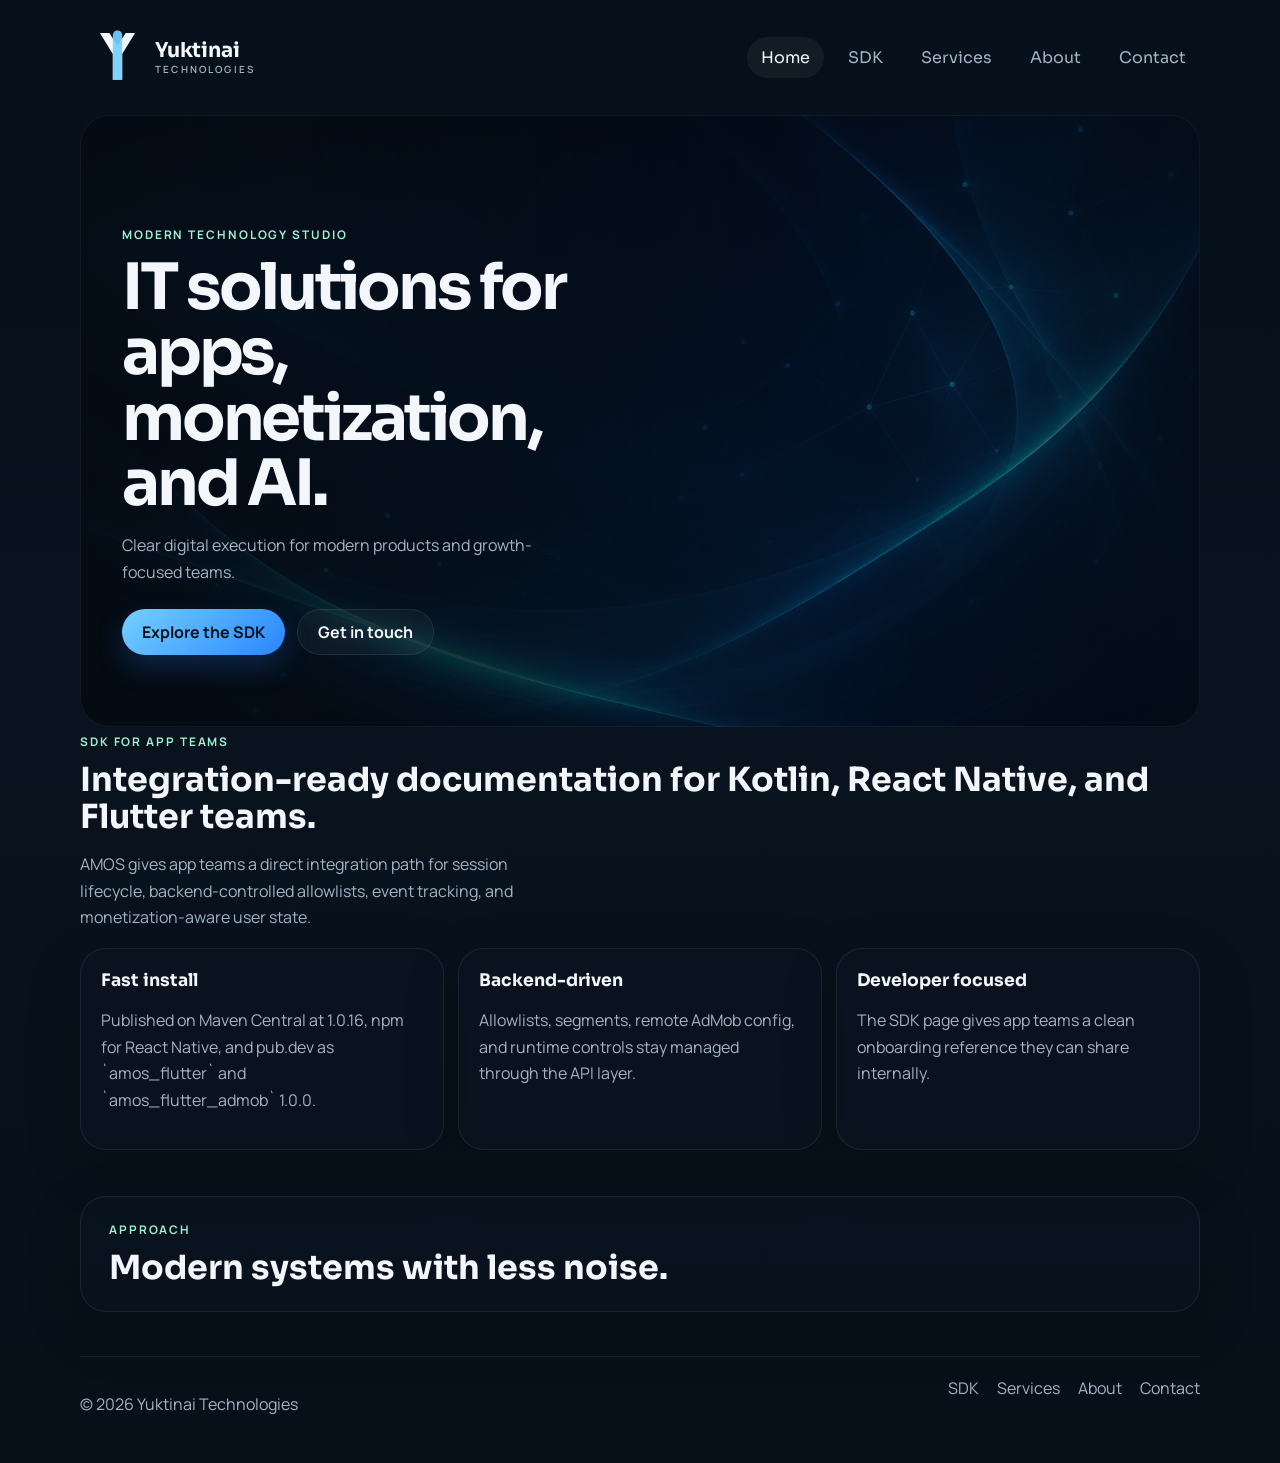
<file: index.html>
<!DOCTYPE html>
<html lang="en">
  <head>
    <meta charset="UTF-8" />
    <meta name="viewport" content="width=device-width, initial-scale=1.0" />
    <title>Yuktinai Technologies</title>
    <meta
      name="description"
      content="Yuktinai Technologies builds modern IT products across apps, monetization, and AI."
    />
    <link rel="preconnect" href="https://fonts.googleapis.com" />
    <link rel="preconnect" href="https://fonts.gstatic.com" crossorigin />
    <link
      href="https://fonts.googleapis.com/css2?family=Manrope:wght@400;500;600;700;800&family=Sora:wght@500;600;700&display=swap"
      rel="stylesheet"
    />
    <link rel="icon" type="image/svg+xml" href="assets/images/logo-mark.svg" />
    <link rel="stylesheet" href="assets/css/styles.css" />
  </head>
  <body>
    <div class="page-noise"></div>
    <div class="site-shell">
      <header class="site-header">
        <a class="brand" href="index.html" aria-label="Yuktinai Technologies home">
          <img src="assets/images/logo-mark.svg" alt="" width="46" height="46" />
          <span>
            <strong>Yuktinai</strong>
            <small>Technologies</small>
          </span>
        </a>
        <button class="nav-toggle" type="button" aria-expanded="false" aria-controls="site-nav">
          Menu
        </button>
        <nav id="site-nav" class="site-nav">
          <a class="active" href="index.html">Home</a>
          <a href="sdk.html">SDK</a>
          <a href="services.html">Services</a>
          <a href="about.html">About</a>
          <a href="contact.html">Contact</a>
        </nav>
      </header>

      <main>
        <section class="hero hero-minimal hero-single">
          <div class="hero-copy">
            <p class="eyebrow">Modern technology studio</p>
            <h1>IT solutions for apps, monetization, and AI.</h1>
            <p class="hero-text">
              Clear digital execution for modern products and growth-focused teams.
            </p>
            <div class="hero-actions">
              <a class="button button-primary" href="sdk.html">Explore the SDK</a>
              <a class="button button-secondary" href="contact.html">Get in touch</a>
            </div>
          </div>
        </section>

        <section class="section compact-section">
          <div class="section-intro">
            <p class="eyebrow">SDK for app teams</p>
            <h2>Integration-ready documentation for Kotlin, React Native, and Flutter teams.</h2>
            <p class="hero-text section-copy">
              AMOS gives app teams a direct integration path for session lifecycle, backend-controlled allowlists, event tracking, and monetization-aware user state.
            </p>
          </div>
          <div class="service-tiles">
            <article class="tile">
              <h3>Fast install</h3>
              <p>Published on Maven Central at 1.0.16, npm for React Native, and pub.dev as `amos_flutter` and `amos_flutter_admob` 1.0.0.</p>
            </article>
            <article class="tile">
              <h3>Backend-driven</h3>
              <p>Allowlists, segments, remote AdMob config, and runtime controls stay managed through the API layer.</p>
            </article>
            <article class="tile">
              <h3>Developer focused</h3>
              <p>The SDK page gives app teams a clean onboarding reference they can share internally.</p>
            </article>
          </div>
        </section>

        <section class="section statement-band">
          <div class="statement-card">
            <p class="eyebrow">Approach</p>
            <h2>Modern systems with less noise.</h2>
          </div>
        </section>
      </main>

      <footer class="site-footer">
        <p>&copy; <span id="year"></span> Yuktinai Technologies</p>
        <div>
          <a href="sdk.html">SDK</a>
          <a href="services.html">Services</a>
          <a href="about.html">About</a>
          <a href="contact.html">Contact</a>
        </div>
      </footer>
    </div>

    <script src="assets/js/main.js"></script>
  </body>
</html>
</file>
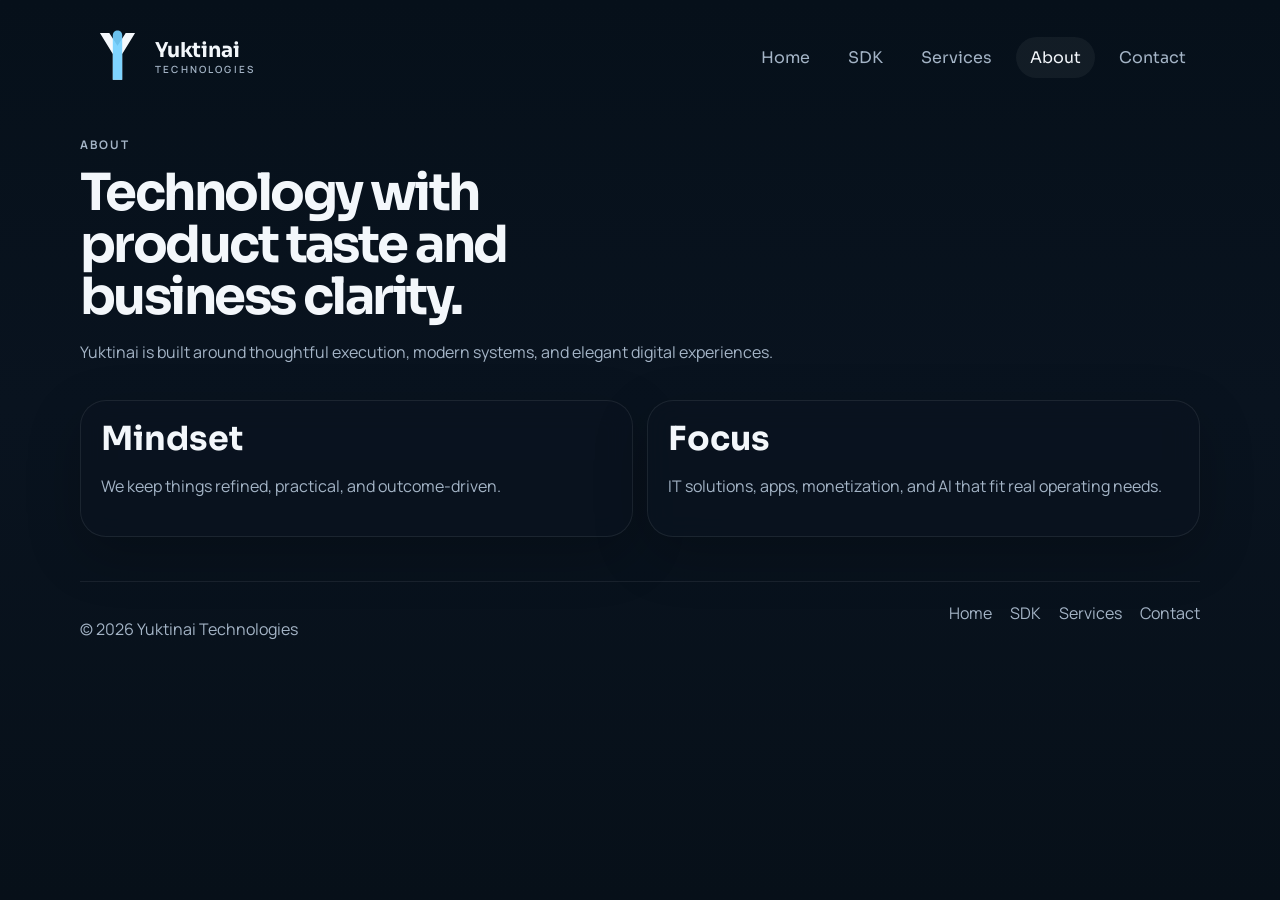
<file: about.html>
<!DOCTYPE html>
<html lang="en">
  <head>
    <meta charset="UTF-8" />
    <meta name="viewport" content="width=device-width, initial-scale=1.0" />
    <title>About | Yuktinai Technologies</title>
    <meta
      name="description"
      content="About Yuktinai Technologies, a modern technology company focused on products, revenue, and AI."
    />
    <link rel="preconnect" href="https://fonts.googleapis.com" />
    <link rel="preconnect" href="https://fonts.gstatic.com" crossorigin />
    <link
      href="https://fonts.googleapis.com/css2?family=Manrope:wght@400;500;600;700;800&family=Sora:wght@500;600;700&display=swap"
      rel="stylesheet"
    />
    <link rel="icon" type="image/svg+xml" href="assets/images/logo-mark.svg" />
    <link rel="stylesheet" href="assets/css/styles.css" />
  </head>
  <body>
    <div class="page-noise"></div>
    <div class="site-shell">
      <header class="site-header">
        <a class="brand" href="index.html" aria-label="Yuktinai Technologies home">
          <img src="assets/images/logo-mark.svg" alt="" width="46" height="46" />
          <span>
            <strong>Yuktinai</strong>
            <small>Technologies</small>
          </span>
        </a>
        <button class="nav-toggle" type="button" aria-expanded="false" aria-controls="site-nav">
          Menu
        </button>
        <nav id="site-nav" class="site-nav">
          <a href="index.html">Home</a>
          <a href="sdk.html">SDK</a>
          <a href="services.html">Services</a>
          <a class="active" href="about.html">About</a>
          <a href="contact.html">Contact</a>
        </nav>
      </header>

      <main class="page-main">
        <section class="page-hero narrow">
          <p class="eyebrow">About</p>
          <h1>Technology with product taste and business clarity.</h1>
          <p>Yuktinai is built around thoughtful execution, modern systems, and elegant digital experiences.</p>
        </section>

        <section class="split-feature">
          <article class="feature-panel">
            <h2>Mindset</h2>
            <p>We keep things refined, practical, and outcome-driven.</p>
          </article>
          <article class="feature-panel">
            <h2>Focus</h2>
            <p>IT solutions, apps, monetization, and AI that fit real operating needs.</p>
          </article>
        </section>
      </main>

      <footer class="site-footer">
        <p>&copy; <span id="year"></span> Yuktinai Technologies</p>
        <div>
          <a href="index.html">Home</a>
          <a href="sdk.html">SDK</a>
          <a href="services.html">Services</a>
          <a href="contact.html">Contact</a>
        </div>
      </footer>
    </div>

    <script src="assets/js/main.js"></script>
  </body>
</html>
</file>
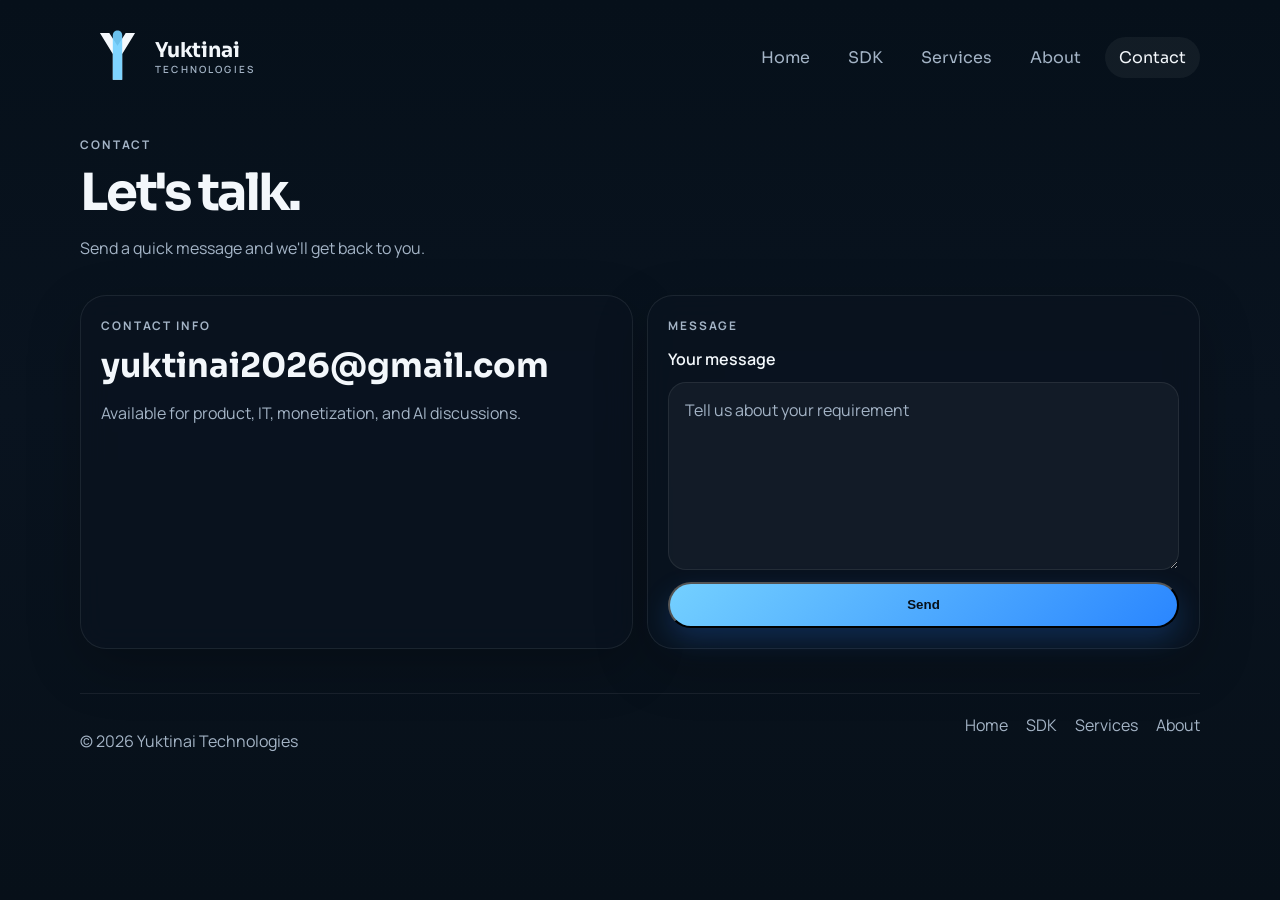
<file: contact.html>
<!DOCTYPE html>
<html lang="en">
  <head>
    <meta charset="UTF-8" />
    <meta name="viewport" content="width=device-width, initial-scale=1.0" />
    <title>Contact | Yuktinai Technologies</title>
    <meta
      name="description"
      content="Contact Yuktinai Technologies for modern IT, app, monetization, and AI work."
    />
    <link rel="preconnect" href="https://fonts.googleapis.com" />
    <link rel="preconnect" href="https://fonts.gstatic.com" crossorigin />
    <link
      href="https://fonts.googleapis.com/css2?family=Manrope:wght@400;500;600;700;800&family=Sora:wght@500;600;700&display=swap"
      rel="stylesheet"
    />
    <link rel="icon" type="image/svg+xml" href="assets/images/logo-mark.svg" />
    <link rel="stylesheet" href="assets/css/styles.css" />
  </head>
  <body>
    <div class="page-noise"></div>
    <div class="site-shell">
      <header class="site-header">
        <a class="brand" href="index.html" aria-label="Yuktinai Technologies home">
          <img src="assets/images/logo-mark.svg" alt="" width="46" height="46" />
          <span>
            <strong>Yuktinai</strong>
            <small>Technologies</small>
          </span>
        </a>
        <button class="nav-toggle" type="button" aria-expanded="false" aria-controls="site-nav">
          Menu
        </button>
        <nav id="site-nav" class="site-nav">
          <a href="index.html">Home</a>
          <a href="sdk.html">SDK</a>
          <a href="services.html">Services</a>
          <a href="about.html">About</a>
          <a class="active" href="contact.html">Contact</a>
        </nav>
      </header>

      <main class="page-main">
        <section class="page-hero narrow">
          <p class="eyebrow">Contact</p>
          <h1>Let's talk.</h1>
          <p>Send a quick message and we'll get back to you.</p>
        </section>

        <section class="contact-layout-simple">
          <article class="contact-card">
            <p class="service-index">Contact Info</p>
            <h2>yuktinai2026@gmail.com</h2>
            <p>Available for product, IT, monetization, and AI discussions.</p>
          </article>

          <article class="contact-card">
            <p class="service-index">Message</p>
            <form class="contact-form-simple" action="mailto:yuktinai2026@gmail.com" method="post" enctype="text/plain">
              <label for="message">Your message</label>
              <textarea id="message" name="message" rows="7" placeholder="Tell us about your requirement"></textarea>
              <button class="button button-primary" type="submit">Send</button>
            </form>
          </article>
        </section>
      </main>

      <footer class="site-footer">
        <p>&copy; <span id="year"></span> Yuktinai Technologies</p>
        <div>
          <a href="index.html">Home</a>
          <a href="sdk.html">SDK</a>
          <a href="services.html">Services</a>
          <a href="about.html">About</a>
        </div>
      </footer>
    </div>

    <script src="assets/js/main.js"></script>
  </body>
</html>
</file>
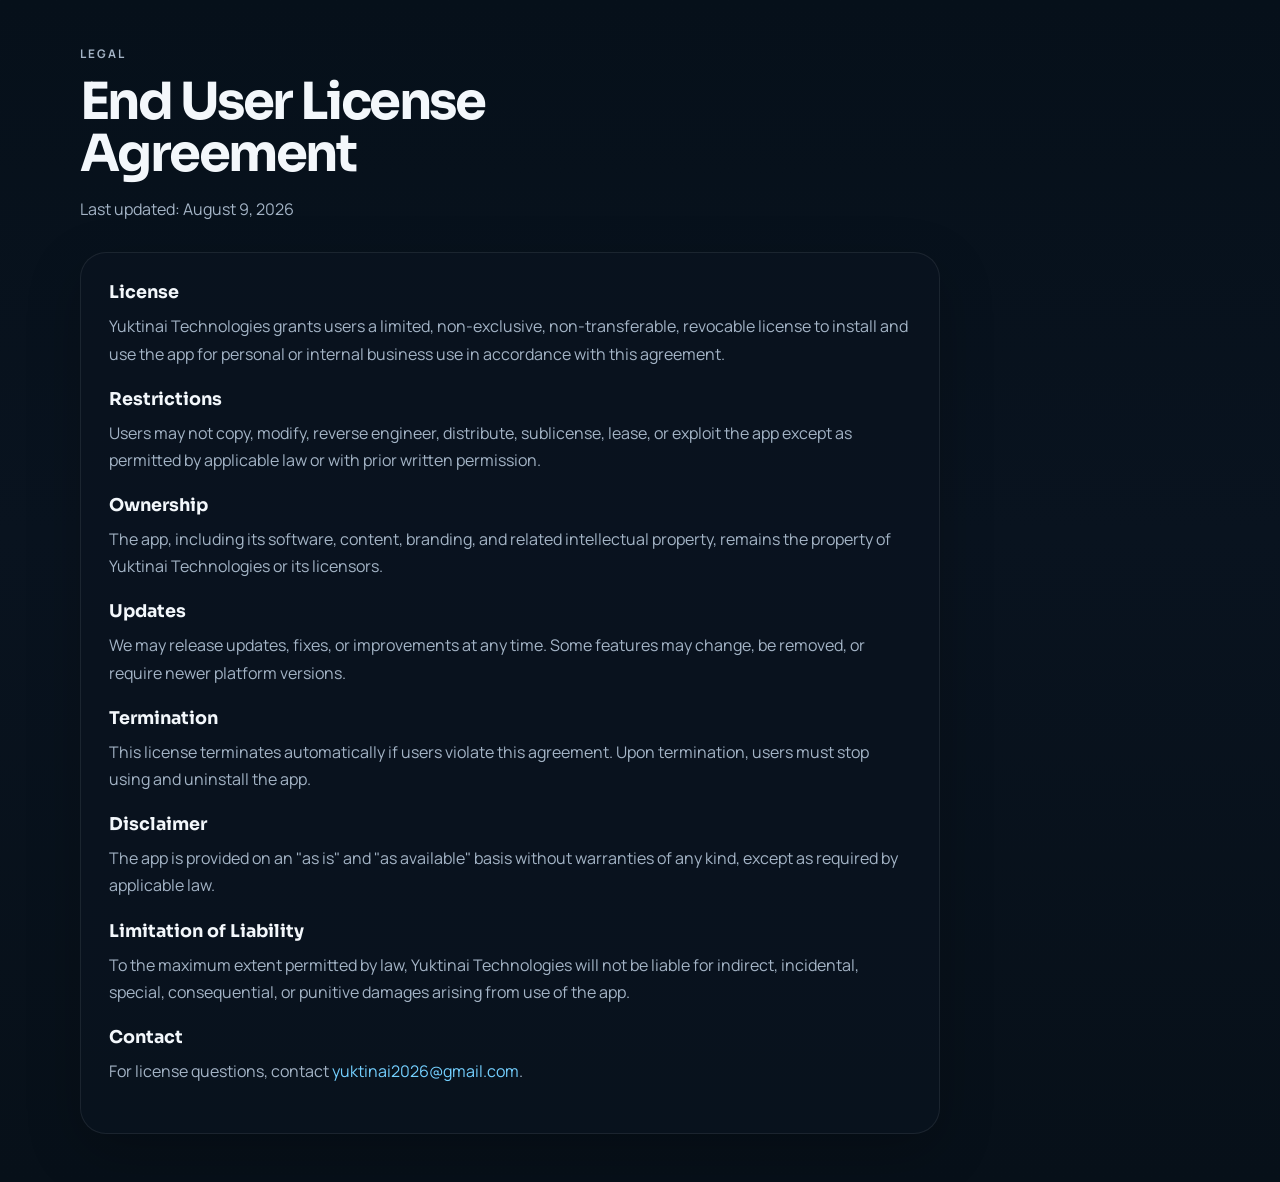
<file: eula.html>
<!DOCTYPE html>
<html lang="en">
  <head>
    <meta charset="UTF-8" />
    <meta name="viewport" content="width=device-width, initial-scale=1.0" />
    <title>EULA | Yuktinai Technologies</title>
    <meta
      name="description"
      content="End User License Agreement for Yuktinai Technologies apps and services."
    />
    <link rel="preconnect" href="https://fonts.googleapis.com" />
    <link rel="preconnect" href="https://fonts.gstatic.com" crossorigin />
    <link
      href="https://fonts.googleapis.com/css2?family=Manrope:wght@400;500;600;700;800&family=Sora:wght@500;600;700&display=swap"
      rel="stylesheet"
    />
    <link rel="icon" type="image/svg+xml" href="assets/images/logo-mark.svg" />
    <link rel="stylesheet" href="assets/css/styles.css" />
  </head>
  <body>
    <div class="page-noise"></div>
    <div class="site-shell">
      <main class="page-main legal-main">
        <section class="page-hero narrow legal-hero">
          <p class="eyebrow">Legal</p>
          <h1>End User License Agreement</h1>
          <p>Last updated: August 9, 2026</p>
        </section>

        <section class="legal-card">
          <h2>License</h2>
          <p>
            Yuktinai Technologies grants users a limited, non-exclusive, non-transferable, revocable license
            to install and use the app for personal or internal business use in accordance with this agreement.
          </p>

          <h2>Restrictions</h2>
          <p>
            Users may not copy, modify, reverse engineer, distribute, sublicense, lease, or exploit the app
            except as permitted by applicable law or with prior written permission.
          </p>

          <h2>Ownership</h2>
          <p>
            The app, including its software, content, branding, and related intellectual property, remains the
            property of Yuktinai Technologies or its licensors.
          </p>

          <h2>Updates</h2>
          <p>
            We may release updates, fixes, or improvements at any time. Some features may change, be removed,
            or require newer platform versions.
          </p>

          <h2>Termination</h2>
          <p>
            This license terminates automatically if users violate this agreement. Upon termination, users must
            stop using and uninstall the app.
          </p>

          <h2>Disclaimer</h2>
          <p>
            The app is provided on an "as is" and "as available" basis without warranties of any kind, except
            as required by applicable law.
          </p>

          <h2>Limitation of Liability</h2>
          <p>
            To the maximum extent permitted by law, Yuktinai Technologies will not be liable for indirect,
            incidental, special, consequential, or punitive damages arising from use of the app.
          </p>

          <h2>Contact</h2>
          <p>
            For license questions, contact <a href="mailto:yuktinai2026@gmail.com">yuktinai2026@gmail.com</a>.
          </p>
        </section>
      </main>
    </div>
  </body>
</html>
</file>
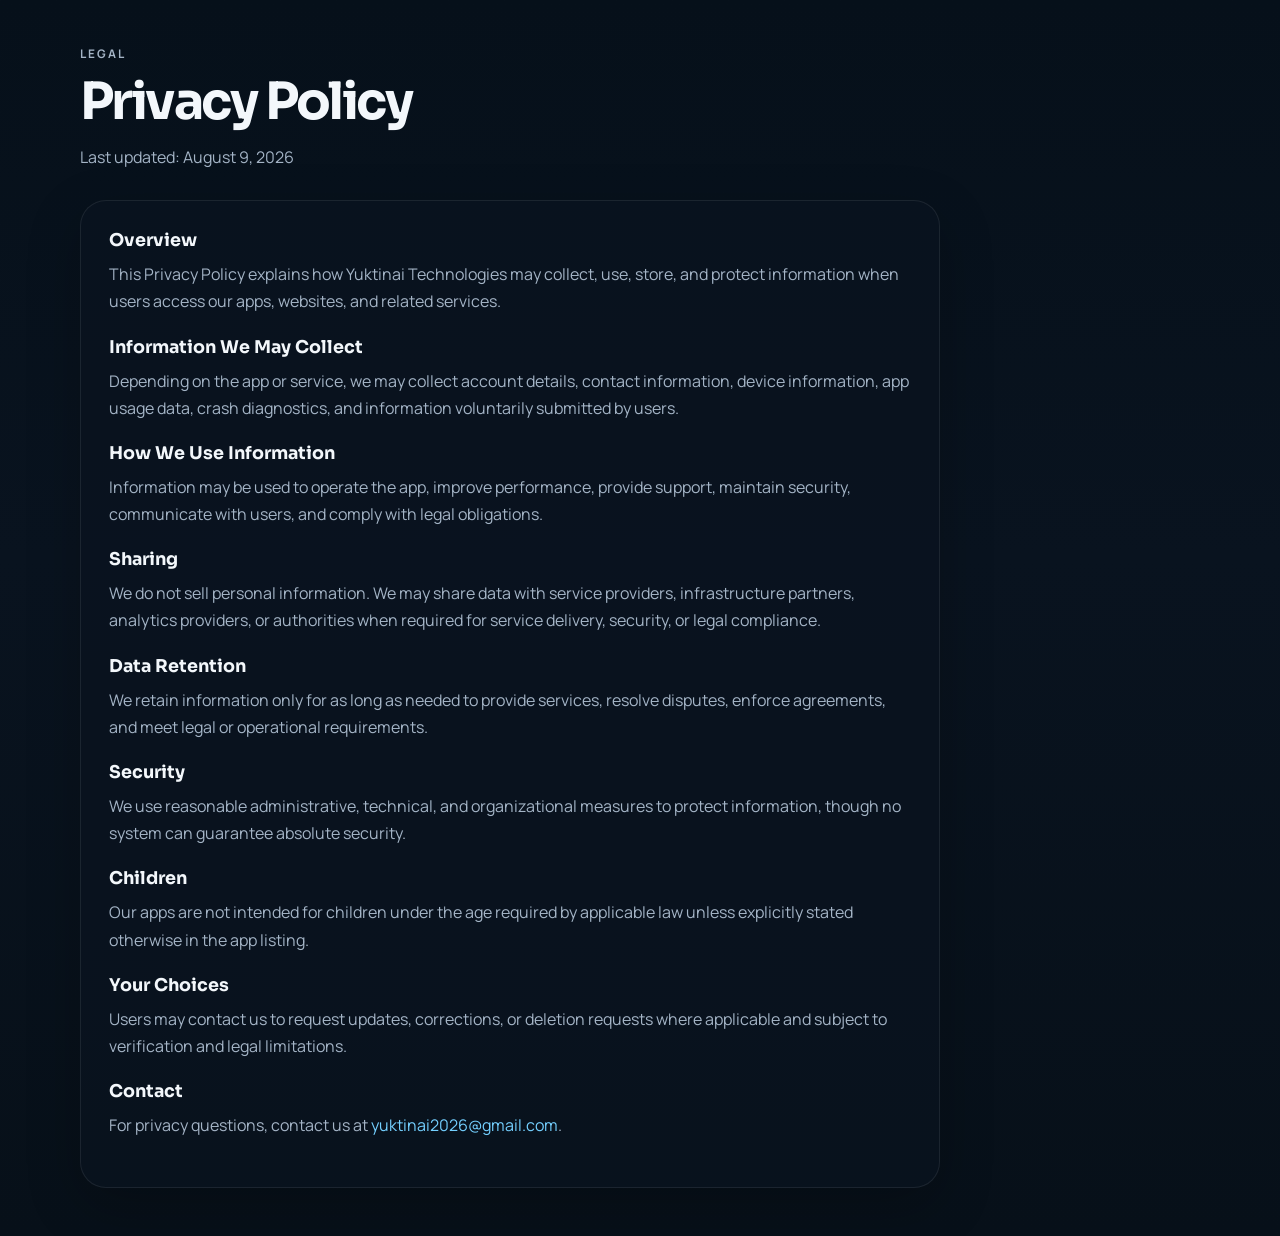
<file: privacy-policy.html>
<!DOCTYPE html>
<html lang="en">
  <head>
    <meta charset="UTF-8" />
    <meta name="viewport" content="width=device-width, initial-scale=1.0" />
    <title>Privacy Policy | Yuktinai Technologies</title>
    <meta
      name="description"
      content="Privacy Policy for Yuktinai Technologies apps and services."
    />
    <link rel="preconnect" href="https://fonts.googleapis.com" />
    <link rel="preconnect" href="https://fonts.gstatic.com" crossorigin />
    <link
      href="https://fonts.googleapis.com/css2?family=Manrope:wght@400;500;600;700;800&family=Sora:wght@500;600;700&display=swap"
      rel="stylesheet"
    />
    <link rel="icon" type="image/svg+xml" href="assets/images/logo-mark.svg" />
    <link rel="stylesheet" href="assets/css/styles.css" />
  </head>
  <body>
    <div class="page-noise"></div>
    <div class="site-shell">
      <main class="page-main legal-main">
        <section class="page-hero narrow legal-hero">
          <p class="eyebrow">Legal</p>
          <h1>Privacy Policy</h1>
          <p>Last updated: August 9, 2026</p>
        </section>

        <section class="legal-card">
          <h2>Overview</h2>
          <p>
            This Privacy Policy explains how Yuktinai Technologies may collect, use, store, and protect
            information when users access our apps, websites, and related services.
          </p>

          <h2>Information We May Collect</h2>
          <p>
            Depending on the app or service, we may collect account details, contact information, device
            information, app usage data, crash diagnostics, and information voluntarily submitted by users.
          </p>

          <h2>How We Use Information</h2>
          <p>
            Information may be used to operate the app, improve performance, provide support, maintain
            security, communicate with users, and comply with legal obligations.
          </p>

          <h2>Sharing</h2>
          <p>
            We do not sell personal information. We may share data with service providers, infrastructure
            partners, analytics providers, or authorities when required for service delivery, security, or
            legal compliance.
          </p>

          <h2>Data Retention</h2>
          <p>
            We retain information only for as long as needed to provide services, resolve disputes, enforce
            agreements, and meet legal or operational requirements.
          </p>

          <h2>Security</h2>
          <p>
            We use reasonable administrative, technical, and organizational measures to protect information,
            though no system can guarantee absolute security.
          </p>

          <h2>Children</h2>
          <p>
            Our apps are not intended for children under the age required by applicable law unless explicitly
            stated otherwise in the app listing.
          </p>

          <h2>Your Choices</h2>
          <p>
            Users may contact us to request updates, corrections, or deletion requests where applicable and
            subject to verification and legal limitations.
          </p>

          <h2>Contact</h2>
          <p>
            For privacy questions, contact us at <a href="mailto:yuktinai2026@gmail.com">yuktinai2026@gmail.com</a>.
          </p>
        </section>
      </main>
    </div>
  </body>
</html>
</file>
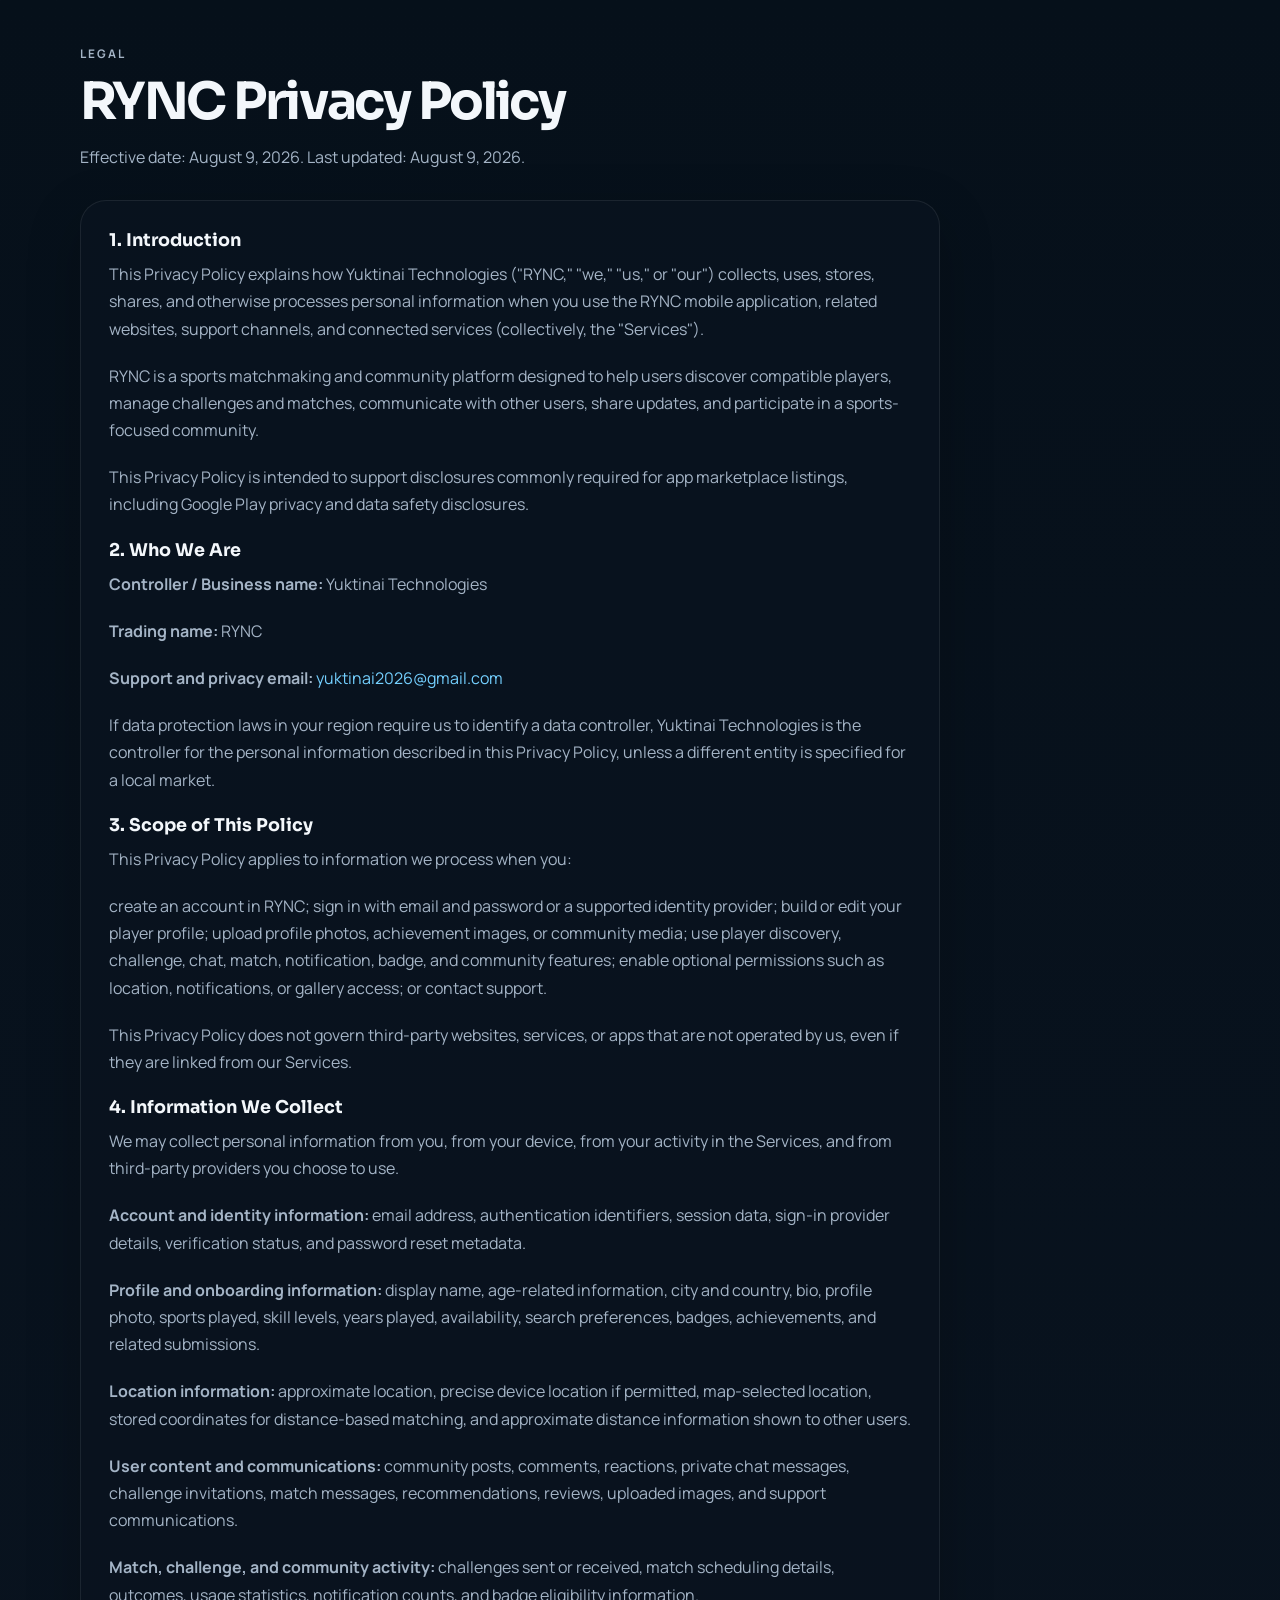
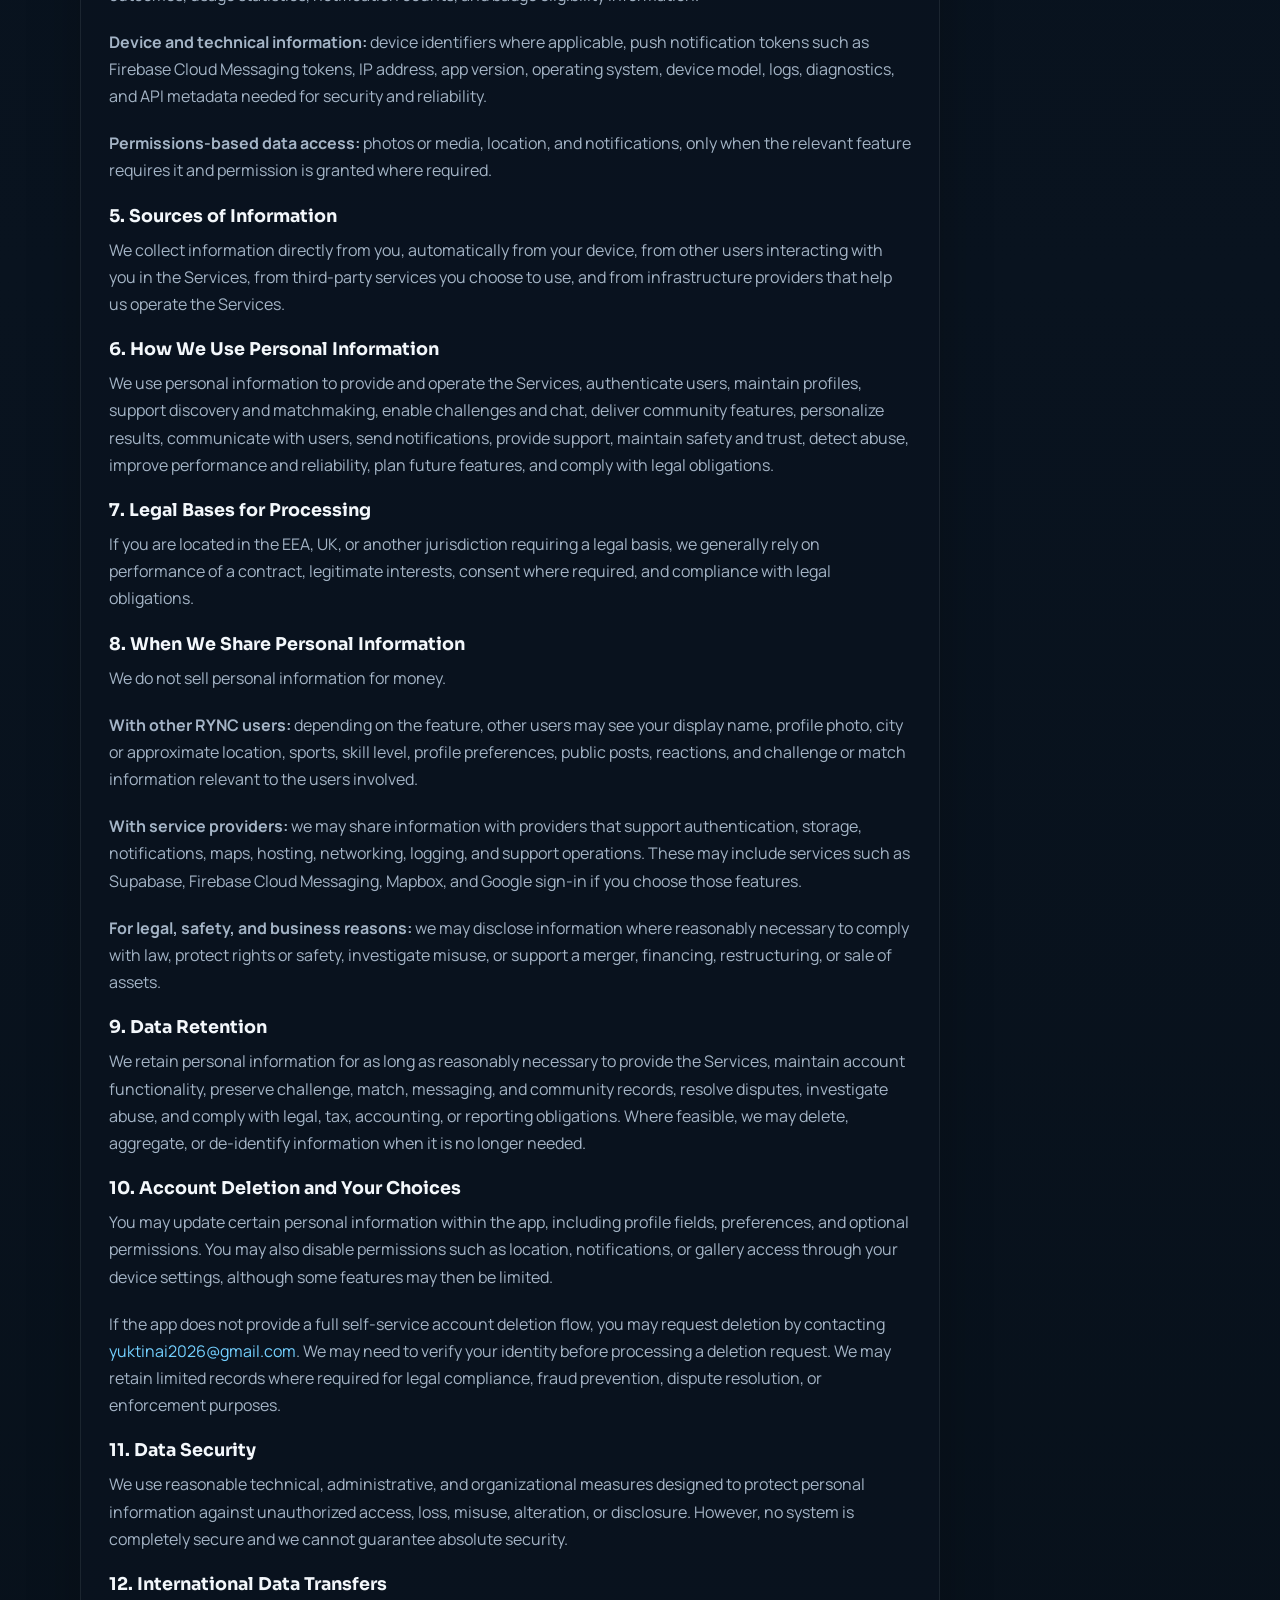
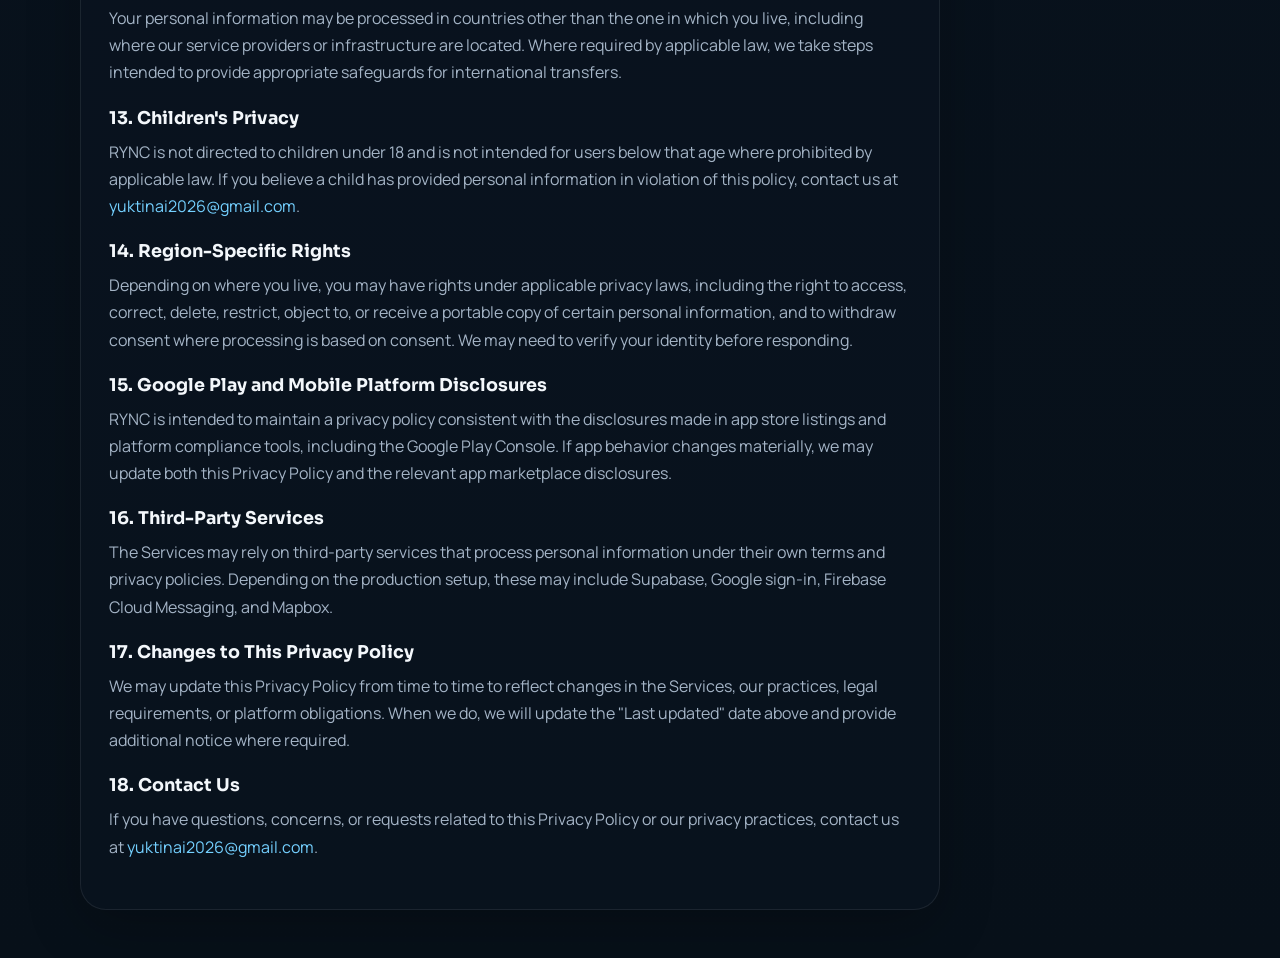
<file: rync-privacy-policy.html>
<!DOCTYPE html>
<html lang="en">
  <head>
    <meta charset="UTF-8" />
    <meta name="viewport" content="width=device-width, initial-scale=1.0" />
    <title>RYNC Privacy Policy | Yuktinai Technologies</title>
    <meta
      name="description"
      content="Privacy Policy for the RYNC mobile application and related services."
    />
    <link rel="preconnect" href="https://fonts.googleapis.com" />
    <link rel="preconnect" href="https://fonts.gstatic.com" crossorigin />
    <link
      href="https://fonts.googleapis.com/css2?family=Manrope:wght@400;500;600;700;800&family=Sora:wght@500;600;700&display=swap"
      rel="stylesheet"
    />
    <link rel="icon" type="image/svg+xml" href="assets/images/logo-mark.svg" />
    <link rel="stylesheet" href="assets/css/styles.css" />
  </head>
  <body>
    <div class="page-noise"></div>
    <div class="site-shell">
      <main class="page-main legal-main">
        <section class="page-hero narrow legal-hero">
          <p class="eyebrow">Legal</p>
          <h1>RYNC Privacy Policy</h1>
          <p>Effective date: August 9, 2026. Last updated: August 9, 2026.</p>
        </section>

        <section class="legal-card">
          <h2>1. Introduction</h2>
          <p>
            This Privacy Policy explains how Yuktinai Technologies ("RYNC," "we," "us," or "our")
            collects, uses, stores, shares, and otherwise processes personal information when you use the
            RYNC mobile application, related websites, support channels, and connected services
            (collectively, the "Services").
          </p>
          <p>
            RYNC is a sports matchmaking and community platform designed to help users discover compatible
            players, manage challenges and matches, communicate with other users, share updates, and
            participate in a sports-focused community.
          </p>
          <p>
            This Privacy Policy is intended to support disclosures commonly required for app marketplace
            listings, including Google Play privacy and data safety disclosures.
          </p>

          <h2>2. Who We Are</h2>
          <p><strong>Controller / Business name:</strong> Yuktinai Technologies</p>
          <p><strong>Trading name:</strong> RYNC</p>
          <p><strong>Support and privacy email:</strong> <a href="mailto:yuktinai2026@gmail.com">yuktinai2026@gmail.com</a></p>
          <p>
            If data protection laws in your region require us to identify a data controller, Yuktinai
            Technologies is the controller for the personal information described in this Privacy Policy,
            unless a different entity is specified for a local market.
          </p>

          <h2>3. Scope of This Policy</h2>
          <p>This Privacy Policy applies to information we process when you:</p>
          <p>
            create an account in RYNC; sign in with email and password or a supported identity provider;
            build or edit your player profile; upload profile photos, achievement images, or community media;
            use player discovery, challenge, chat, match, notification, badge, and community features; enable
            optional permissions such as location, notifications, or gallery access; or contact support.
          </p>
          <p>
            This Privacy Policy does not govern third-party websites, services, or apps that are not operated
            by us, even if they are linked from our Services.
          </p>

          <h2>4. Information We Collect</h2>
          <p>We may collect personal information from you, from your device, from your activity in the Services, and from third-party providers you choose to use.</p>
          <p><strong>Account and identity information:</strong> email address, authentication identifiers, session data, sign-in provider details, verification status, and password reset metadata.</p>
          <p><strong>Profile and onboarding information:</strong> display name, age-related information, city and country, bio, profile photo, sports played, skill levels, years played, availability, search preferences, badges, achievements, and related submissions.</p>
          <p><strong>Location information:</strong> approximate location, precise device location if permitted, map-selected location, stored coordinates for distance-based matching, and approximate distance information shown to other users.</p>
          <p><strong>User content and communications:</strong> community posts, comments, reactions, private chat messages, challenge invitations, match messages, recommendations, reviews, uploaded images, and support communications.</p>
          <p><strong>Match, challenge, and community activity:</strong> challenges sent or received, match scheduling details, outcomes, usage statistics, notification counts, and badge eligibility information.</p>
          <p><strong>Device and technical information:</strong> device identifiers where applicable, push notification tokens such as Firebase Cloud Messaging tokens, IP address, app version, operating system, device model, logs, diagnostics, and API metadata needed for security and reliability.</p>
          <p><strong>Permissions-based data access:</strong> photos or media, location, and notifications, only when the relevant feature requires it and permission is granted where required.</p>

          <h2>5. Sources of Information</h2>
          <p>We collect information directly from you, automatically from your device, from other users interacting with you in the Services, from third-party services you choose to use, and from infrastructure providers that help us operate the Services.</p>

          <h2>6. How We Use Personal Information</h2>
          <p>We use personal information to provide and operate the Services, authenticate users, maintain profiles, support discovery and matchmaking, enable challenges and chat, deliver community features, personalize results, communicate with users, send notifications, provide support, maintain safety and trust, detect abuse, improve performance and reliability, plan future features, and comply with legal obligations.</p>

          <h2>7. Legal Bases for Processing</h2>
          <p>
            If you are located in the EEA, UK, or another jurisdiction requiring a legal basis, we generally
            rely on performance of a contract, legitimate interests, consent where required, and compliance
            with legal obligations.
          </p>

          <h2>8. When We Share Personal Information</h2>
          <p>We do not sell personal information for money.</p>
          <p><strong>With other RYNC users:</strong> depending on the feature, other users may see your display name, profile photo, city or approximate location, sports, skill level, profile preferences, public posts, reactions, and challenge or match information relevant to the users involved.</p>
          <p><strong>With service providers:</strong> we may share information with providers that support authentication, storage, notifications, maps, hosting, networking, logging, and support operations. These may include services such as Supabase, Firebase Cloud Messaging, Mapbox, and Google sign-in if you choose those features.</p>
          <p><strong>For legal, safety, and business reasons:</strong> we may disclose information where reasonably necessary to comply with law, protect rights or safety, investigate misuse, or support a merger, financing, restructuring, or sale of assets.</p>

          <h2>9. Data Retention</h2>
          <p>
            We retain personal information for as long as reasonably necessary to provide the Services,
            maintain account functionality, preserve challenge, match, messaging, and community records,
            resolve disputes, investigate abuse, and comply with legal, tax, accounting, or reporting
            obligations. Where feasible, we may delete, aggregate, or de-identify information when it is no
            longer needed.
          </p>

          <h2>10. Account Deletion and Your Choices</h2>
          <p>
            You may update certain personal information within the app, including profile fields, preferences,
            and optional permissions. You may also disable permissions such as location, notifications, or
            gallery access through your device settings, although some features may then be limited.
          </p>
          <p>
            If the app does not provide a full self-service account deletion flow, you may request deletion by
            contacting <a href="mailto:yuktinai2026@gmail.com">yuktinai2026@gmail.com</a>. We may need to verify your identity before processing a deletion request. We may retain limited records where required for legal compliance, fraud prevention, dispute resolution, or enforcement purposes.
          </p>

          <h2>11. Data Security</h2>
          <p>
            We use reasonable technical, administrative, and organizational measures designed to protect
            personal information against unauthorized access, loss, misuse, alteration, or disclosure.
            However, no system is completely secure and we cannot guarantee absolute security.
          </p>

          <h2>12. International Data Transfers</h2>
          <p>
            Your personal information may be processed in countries other than the one in which you live,
            including where our service providers or infrastructure are located. Where required by applicable
            law, we take steps intended to provide appropriate safeguards for international transfers.
          </p>

          <h2>13. Children's Privacy</h2>
          <p>
            RYNC is not directed to children under 18 and is not intended for users below that age where
            prohibited by applicable law. If you believe a child has provided personal information in
            violation of this policy, contact us at <a href="mailto:yuktinai2026@gmail.com">yuktinai2026@gmail.com</a>.
          </p>

          <h2>14. Region-Specific Rights</h2>
          <p>
            Depending on where you live, you may have rights under applicable privacy laws, including the
            right to access, correct, delete, restrict, object to, or receive a portable copy of certain
            personal information, and to withdraw consent where processing is based on consent. We may need
            to verify your identity before responding.
          </p>

          <h2>15. Google Play and Mobile Platform Disclosures</h2>
          <p>
            RYNC is intended to maintain a privacy policy consistent with the disclosures made in app store
            listings and platform compliance tools, including the Google Play Console. If app behavior changes
            materially, we may update both this Privacy Policy and the relevant app marketplace disclosures.
          </p>

          <h2>16. Third-Party Services</h2>
          <p>
            The Services may rely on third-party services that process personal information under their own
            terms and privacy policies. Depending on the production setup, these may include Supabase, Google
            sign-in, Firebase Cloud Messaging, and Mapbox.
          </p>

          <h2>17. Changes to This Privacy Policy</h2>
          <p>
            We may update this Privacy Policy from time to time to reflect changes in the Services, our
            practices, legal requirements, or platform obligations. When we do, we will update the "Last
            updated" date above and provide additional notice where required.
          </p>

          <h2>18. Contact Us</h2>
          <p>
            If you have questions, concerns, or requests related to this Privacy Policy or our privacy
            practices, contact us at <a href="mailto:yuktinai2026@gmail.com">yuktinai2026@gmail.com</a>.
          </p>
        </section>
      </main>
    </div>
  </body>
</html>
</file>
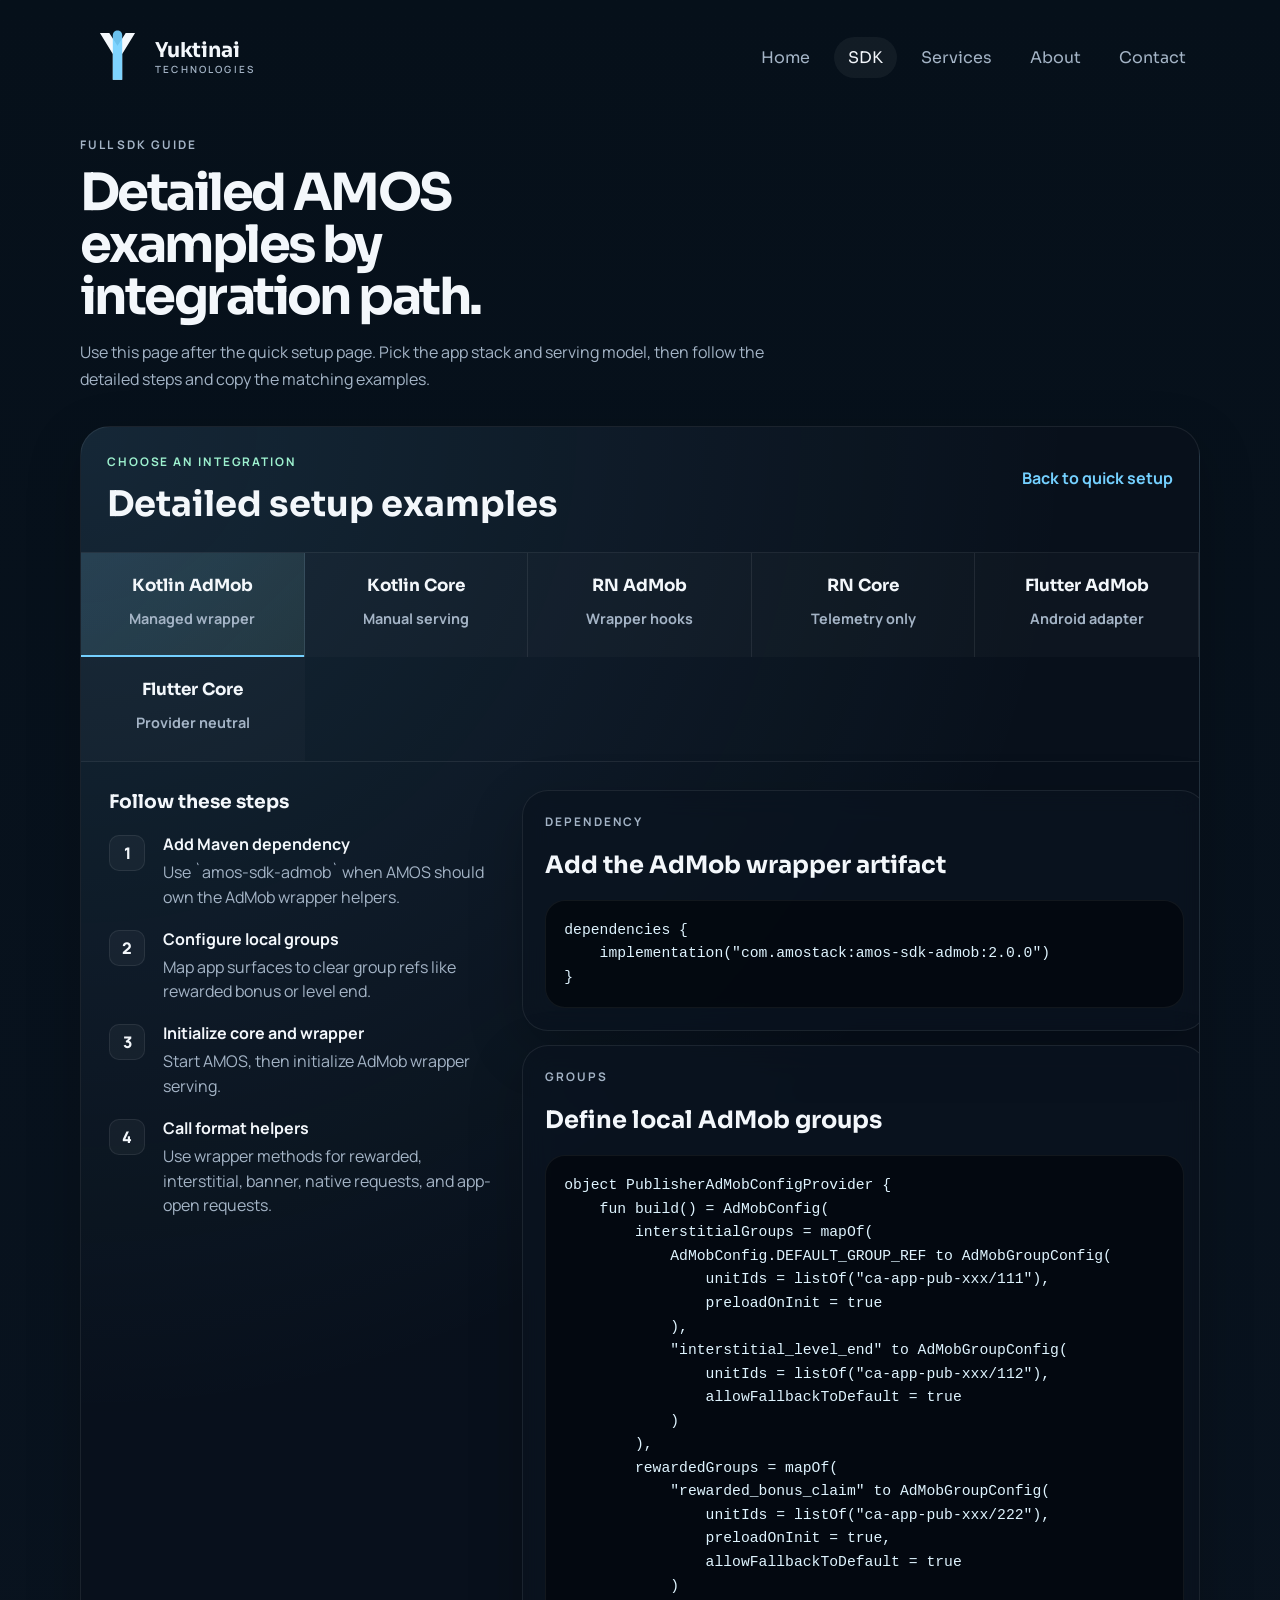
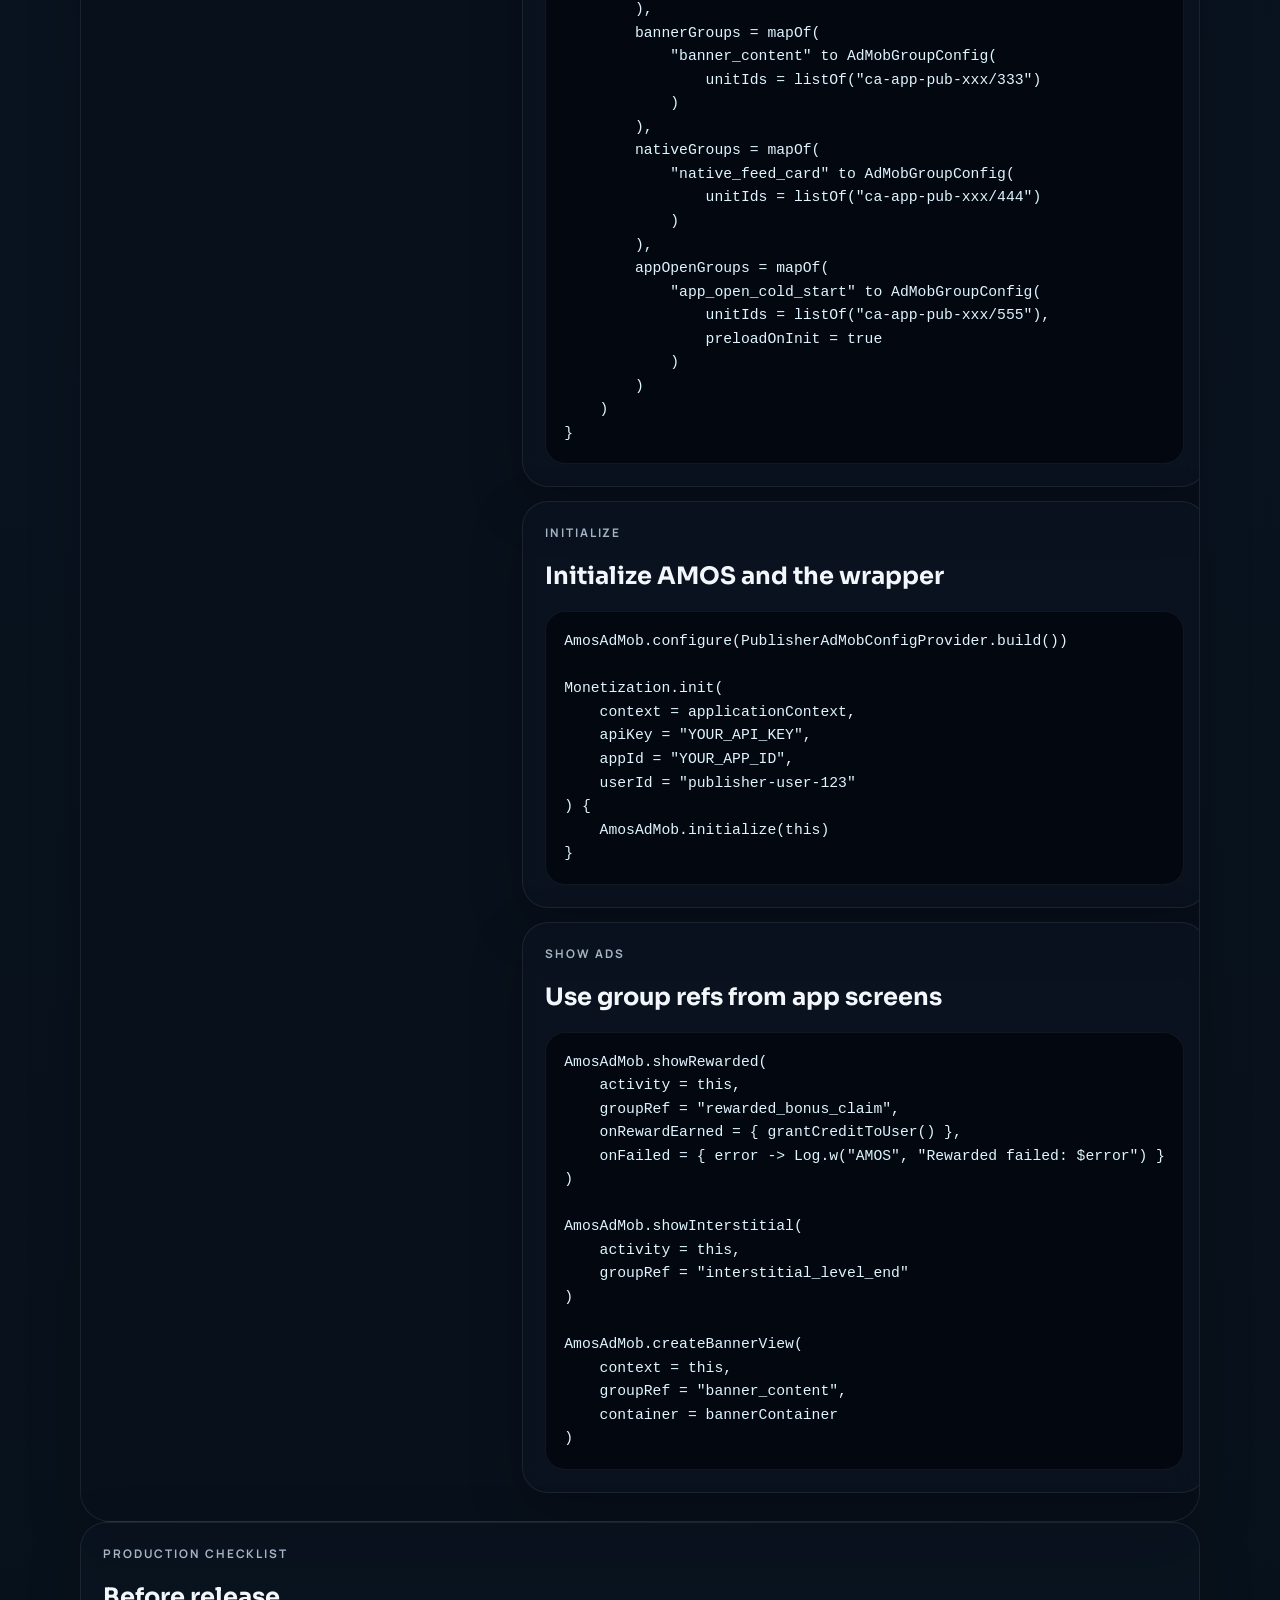
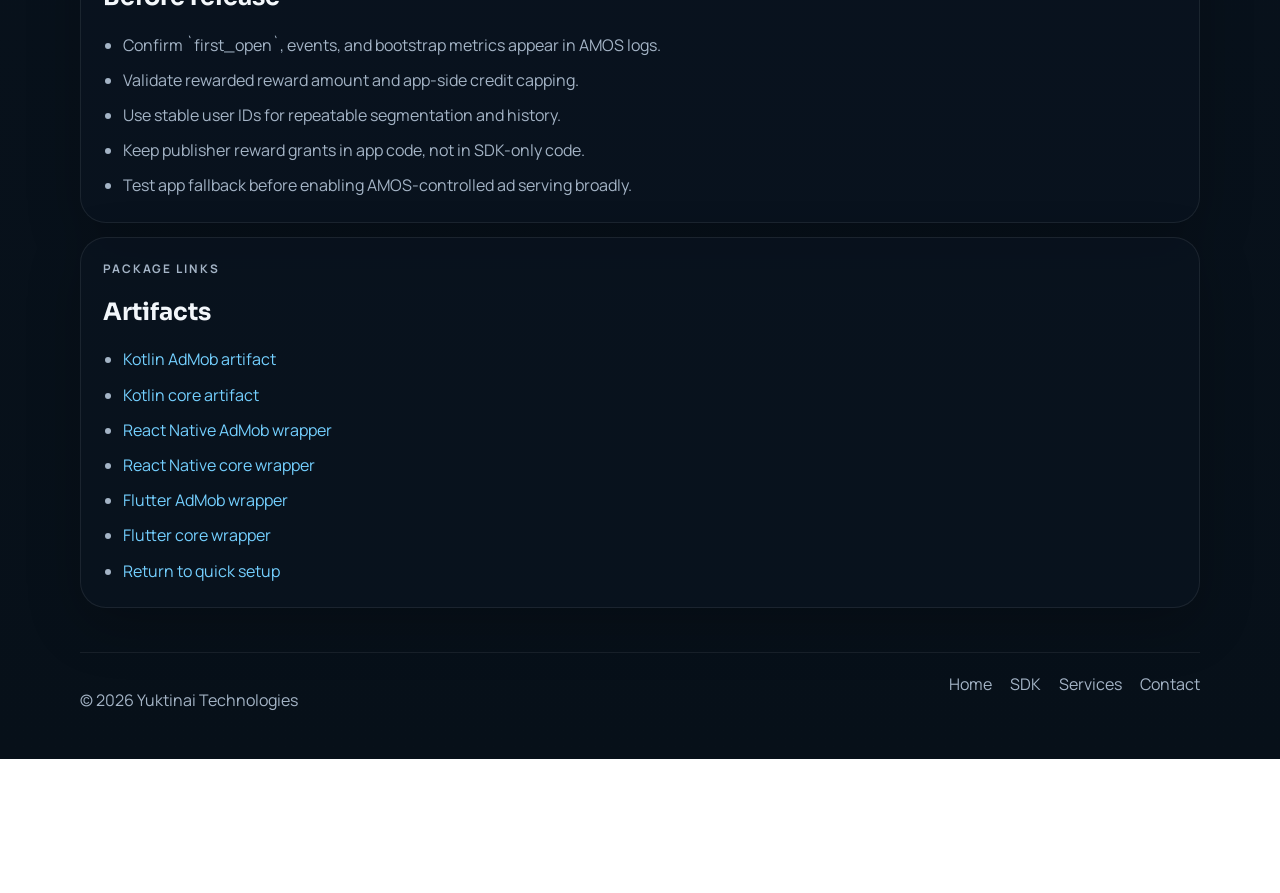
<file: sdk-integration-guide.html>
<!DOCTYPE html>
<html lang="en">
  <head>
    <meta charset="UTF-8" />
    <meta name="viewport" content="width=device-width, initial-scale=1.0" />
    <title>AMOS Full SDK Integration Guide | Yuktinai Technologies</title>
    <meta
      name="description"
      content="Detailed AMOS SDK integration guide with Kotlin, React Native, and Flutter core and AdMob examples."
    />
    <link rel="preconnect" href="https://fonts.googleapis.com" />
    <link rel="preconnect" href="https://fonts.gstatic.com" crossorigin />
    <link
      href="https://fonts.googleapis.com/css2?family=Manrope:wght@400;500;600;700;800&family=Sora:wght@500;600;700&display=swap"
      rel="stylesheet"
    />
    <link rel="icon" type="image/svg+xml" href="assets/images/logo-mark.svg" />
    <link rel="stylesheet" href="assets/css/styles.css" />
  </head>
  <body>
    <div class="page-noise"></div>
    <div class="site-shell">
      <header class="site-header">
        <a class="brand" href="index.html" aria-label="Yuktinai Technologies home">
          <img src="assets/images/logo-mark.svg" alt="" width="46" height="46" />
          <span>
            <strong>Yuktinai</strong>
            <small>Technologies</small>
          </span>
        </a>
        <button class="nav-toggle" type="button" aria-expanded="false" aria-controls="site-nav">
          Menu
        </button>
        <nav id="site-nav" class="site-nav">
          <a href="index.html">Home</a>
          <a class="active" href="sdk.html">SDK</a>
          <a href="services.html">Services</a>
          <a href="about.html">About</a>
          <a href="contact.html">Contact</a>
        </nav>
      </header>

      <main class="page-main">
        <section class="page-hero narrow">
          <p class="eyebrow">Full SDK Guide</p>
          <h1>Detailed AMOS examples by integration path.</h1>
          <p>
            Use this page after the quick setup page. Pick the app stack and serving model, then follow the detailed steps and copy the matching examples.
          </p>
        </section>

        <section class="sdk-connect-panel" data-sdk-tabs>
          <div class="sdk-connect-header">
            <div>
              <p class="eyebrow">Choose an integration</p>
              <h2>Detailed setup examples</h2>
            </div>
            <a class="text-link" href="sdk.html">Back to quick setup</a>
          </div>

          <div class="sdk-mode-tabs" role="tablist" aria-label="AMOS full integration examples">
            <button class="sdk-mode-tab is-active" type="button" role="tab" aria-selected="true" data-sdk-tab="kotlin-admob">
              <span>Kotlin AdMob</span>
              <small>Managed wrapper</small>
            </button>
            <button class="sdk-mode-tab" type="button" role="tab" aria-selected="false" data-sdk-tab="kotlin-core">
              <span>Kotlin Core</span>
              <small>Manual serving</small>
            </button>
            <button class="sdk-mode-tab" type="button" role="tab" aria-selected="false" data-sdk-tab="rn-admob">
              <span>RN AdMob</span>
              <small>Wrapper hooks</small>
            </button>
            <button class="sdk-mode-tab" type="button" role="tab" aria-selected="false" data-sdk-tab="rn-core">
              <span>RN Core</span>
              <small>Telemetry only</small>
            </button>
            <button class="sdk-mode-tab" type="button" role="tab" aria-selected="false" data-sdk-tab="flutter-admob">
              <span>Flutter AdMob</span>
              <small>Android adapter</small>
            </button>
            <button class="sdk-mode-tab" type="button" role="tab" aria-selected="false" data-sdk-tab="flutter-core">
              <span>Flutter Core</span>
              <small>Provider neutral</small>
            </button>
          </div>

          <section class="sdk-tab-panel is-active" data-sdk-panel="kotlin-admob">
            <div class="sdk-step-layout">
              <aside class="sdk-step-list">
                <h3>Follow these steps</h3>
                <ol>
                  <li>
                    <strong>Add Maven dependency</strong>
                    <span>Use `amos-sdk-admob` when AMOS should own the AdMob wrapper helpers.</span>
                  </li>
                  <li>
                    <strong>Configure local groups</strong>
                    <span>Map app surfaces to clear group refs like rewarded bonus or level end.</span>
                  </li>
                  <li>
                    <strong>Initialize core and wrapper</strong>
                    <span>Start AMOS, then initialize AdMob wrapper serving.</span>
                  </li>
                  <li>
                    <strong>Call format helpers</strong>
                    <span>Use wrapper methods for rewarded, interstitial, banner, native requests, and app-open requests.</span>
                  </li>
                </ol>
              </aside>

              <div class="sdk-code-stack">
                <article class="sdk-code">
                  <p class="service-index">Dependency</p>
                  <h2>Add the AdMob wrapper artifact</h2>
                  <pre><code>dependencies {
    implementation("com.amostack:amos-sdk-admob:2.0.0")
}</code></pre>
                </article>

                <article class="sdk-code">
                  <p class="service-index">Groups</p>
                  <h2>Define local AdMob groups</h2>
                  <pre><code>object PublisherAdMobConfigProvider {
    fun build() = AdMobConfig(
        interstitialGroups = mapOf(
            AdMobConfig.DEFAULT_GROUP_REF to AdMobGroupConfig(
                unitIds = listOf("ca-app-pub-xxx/111"),
                preloadOnInit = true
            ),
            "interstitial_level_end" to AdMobGroupConfig(
                unitIds = listOf("ca-app-pub-xxx/112"),
                allowFallbackToDefault = true
            )
        ),
        rewardedGroups = mapOf(
            "rewarded_bonus_claim" to AdMobGroupConfig(
                unitIds = listOf("ca-app-pub-xxx/222"),
                preloadOnInit = true,
                allowFallbackToDefault = true
            )
        ),
        bannerGroups = mapOf(
            "banner_content" to AdMobGroupConfig(
                unitIds = listOf("ca-app-pub-xxx/333")
            )
        ),
        nativeGroups = mapOf(
            "native_feed_card" to AdMobGroupConfig(
                unitIds = listOf("ca-app-pub-xxx/444")
            )
        ),
        appOpenGroups = mapOf(
            "app_open_cold_start" to AdMobGroupConfig(
                unitIds = listOf("ca-app-pub-xxx/555"),
                preloadOnInit = true
            )
        )
    )
}</code></pre>
                </article>

                <article class="sdk-code">
                  <p class="service-index">Initialize</p>
                  <h2>Initialize AMOS and the wrapper</h2>
                  <pre><code>AmosAdMob.configure(PublisherAdMobConfigProvider.build())

Monetization.init(
    context = applicationContext,
    apiKey = "YOUR_API_KEY",
    appId = "YOUR_APP_ID",
    userId = "publisher-user-123"
) {
    AmosAdMob.initialize(this)
}</code></pre>
                </article>

                <article class="sdk-code">
                  <p class="service-index">Show Ads</p>
                  <h2>Use group refs from app screens</h2>
                  <pre><code>AmosAdMob.showRewarded(
    activity = this,
    groupRef = "rewarded_bonus_claim",
    onRewardEarned = { grantCreditToUser() },
    onFailed = { error -&gt; Log.w("AMOS", "Rewarded failed: $error") }
)

AmosAdMob.showInterstitial(
    activity = this,
    groupRef = "interstitial_level_end"
)

AmosAdMob.createBannerView(
    context = this,
    groupRef = "banner_content",
    container = bannerContainer
)</code></pre>
                </article>
              </div>
            </div>
          </section>

          <section class="sdk-tab-panel" data-sdk-panel="kotlin-core">
            <div class="sdk-step-layout">
              <aside class="sdk-step-list">
                <h3>Follow these steps</h3>
                <ol>
                  <li>
                    <strong>Add core SDK</strong>
                    <span>Use this when the publisher app owns the ad network integration.</span>
                  </li>
                  <li>
                    <strong>Initialize session</strong>
                    <span>Open AMOS session and resolve segment, events, metrics, and decisions.</span>
                  </li>
                  <li>
                    <strong>Ask for requests</strong>
                    <span>Use AMOS request helpers before loading ads in your own ad layer.</span>
                  </li>
                  <li>
                    <strong>Report outcomes</strong>
                    <span>Tell AMOS when load/show succeeded or failed.</span>
                  </li>
                </ol>
              </aside>

              <div class="sdk-code-stack">
                <article class="sdk-code">
                  <p class="service-index">Dependency</p>
                  <h2>Add core SDK and provider SDK</h2>
                  <pre><code>dependencies {
    implementation("com.amostack:amos-sdk:2.0.0")
    implementation("com.google.android.gms:play-services-ads:25.4.0")
}</code></pre>
                </article>

                <article class="sdk-code">
                  <p class="service-index">Session</p>
                  <h2>Initialize core AMOS</h2>
                  <pre><code>Monetization.init(
    context = applicationContext,
    apiKey = "YOUR_API_KEY",
    appId = "YOUR_APP_ID",
    userId = "publisher-user-123"
) {
    Monetization.trackEventIfAllowed("first_open")
}</code></pre>
                </article>

                <article class="sdk-code">
                  <p class="service-index">Manual Load</p>
                  <h2>Load interstitial in your app layer</h2>
                  <pre><code>val request = Monetization.preloadAdMobInterstitial("interstitial_level_end")
if (request != null) {
    InterstitialAd.load(
        context,
        request.unitId,
        AdRequest.Builder().build(),
        object : InterstitialAdLoadCallback() {
            override fun onAdLoaded(ad: InterstitialAd) {
                Monetization.markAdMobInterstitialLoaded(request.groupRef, ad)
            }

            override fun onAdFailedToLoad(error: LoadAdError) {
                Monetization.markAdMobInterstitialLoadFailed(request.groupRef)
            }
        }
    )
}</code></pre>
                </article>

                <article class="sdk-code">
                  <p class="service-index">Telemetry</p>
                  <h2>Track metrics and show outcomes</h2>
                  <pre><code>Monetization.trackMetricsIfAllowed(
    mapOf(
        "platform" to "android",
        "country" to "US",
        "device_model" to Build.MODEL
    )
)

Monetization.recordAdMobInterstitialShown("interstitial_level_end")
Monetization.recordAdMobRewardedShown("rewarded_bonus_claim")</code></pre>
                </article>
              </div>
            </div>
          </section>

          <section class="sdk-tab-panel" data-sdk-panel="rn-admob">
            <div class="sdk-step-layout">
              <aside class="sdk-step-list">
                <h3>Follow these steps</h3>
                <ol>
                  <li>
                    <strong>Install wrapper</strong>
                    <span>Use the React Native AdMob package for provider and ad helpers.</span>
                  </li>
                  <li>
                    <strong>Wrap app root</strong>
                    <span>Provide API credentials, bootstrap metrics, and local ad groups.</span>
                  </li>
                  <li>
                    <strong>Use hooks/components</strong>
                    <span>Call wrapper methods from screens without creating app-side AMOS helper layers.</span>
                  </li>
                  <li>
                    <strong>Keep fallback safe</strong>
                    <span>Publisher app can fall back to local ad loading when AMOS serving is disabled.</span>
                  </li>
                </ol>
              </aside>

              <div class="sdk-code-stack">
                <article class="sdk-code">
                  <p class="service-index">Install</p>
                  <h2>Add the React Native AdMob wrapper</h2>
                  <pre><code>npm install @amos-sdk/react-native-admob@1.0.19</code></pre>
                </article>

                <article class="sdk-code">
                  <p class="service-index">Provider</p>
                  <h2>Configure AMOS at app root</h2>
                  <pre><code>import { AmosProvider } from '@amos-sdk/react-native-admob';

const amosConfig = {
  apiKey: 'YOUR_API_KEY',
  appId: 'YOUR_APP_ID',
  userId: 'publisher-user-123',
  bootstrap: {
    firstOpenEvent: 'first_open',
    metrics: ['platform', 'country', 'install_source', 'device_model'],
    installSourceFallback: 'other',
  },
  admob: {
    interstitialGroups: {
      default: { unitIds: ['ca-app-pub-xxx/111'] },
    },
    rewardedGroups: {
      default: { unitIds: ['ca-app-pub-xxx/222'], preloadOnInit: true },
    },
    bannerGroups: {
      default: { unitIds: ['ca-app-pub-xxx/333'] },
    },
  },
};

export function App() {
  return (
    &lt;AmosProvider config={amosConfig}&gt;
      &lt;RootNavigator /&gt;
    &lt;/AmosProvider&gt;
  );
}</code></pre>
                </article>

                <article class="sdk-code">
                  <p class="service-index">Usage</p>
                  <h2>Use wrapper methods directly</h2>
                  <pre><code>import { AmosBannerAd, useAmos } from '@amos-sdk/react-native-admob';

function RewardScreen() {
  const amos = useAmos();

  async function onRewardTap() {
    const rewarded = await amos.showRewarded('default');
    if (rewarded) {
      await amos.trackEvent('rewarded_ad_complete');
      grantCreditToUser();
    }
  }

  return &lt;AmosBannerAd groupRef="default" /&gt;;
}</code></pre>
                </article>
              </div>
            </div>
          </section>

          <section class="sdk-tab-panel" data-sdk-panel="rn-core">
            <div class="sdk-step-layout">
              <aside class="sdk-step-list">
                <h3>Follow these steps</h3>
                <ol>
                  <li>
                    <strong>Install core wrapper</strong>
                    <span>Use this for sessions, decisions, events, and metrics only.</span>
                  </li>
                  <li>
                    <strong>Add provider</strong>
                    <span>Initialize AMOS once and keep app ad serving unchanged.</span>
                  </li>
                  <li>
                    <strong>Track app signals</strong>
                    <span>Send backend-configured events and metrics from app surfaces.</span>
                  </li>
                </ol>
              </aside>

              <div class="sdk-code-stack">
                <article class="sdk-code">
                  <p class="service-index">Install</p>
                  <h2>Add core React Native package</h2>
                  <pre><code>npm install @amos-sdk/react-native@2.0.12</code></pre>
                </article>

                <article class="sdk-code">
                  <p class="service-index">Provider</p>
                  <h2>Initialize without provider-specific ad serving</h2>
                  <pre><code>import { AmosProvider } from '@amos-sdk/react-native';

const amosConfig = {
  apiKey: 'YOUR_API_KEY',
  appId: 'YOUR_APP_ID',
  userId: 'publisher-user-123',
  bootstrap: {
    firstOpenEvent: 'first_open',
    metrics: ['platform', 'country', 'install_source', 'device_model'],
  },
};

export function App() {
  return (
    &lt;AmosProvider config={amosConfig}&gt;
      &lt;RootNavigator /&gt;
    &lt;/AmosProvider&gt;
  );
}</code></pre>
                </article>

                <article class="sdk-code">
                  <p class="service-index">Signals</p>
                  <h2>Track configured events and metrics</h2>
                  <pre><code>const amos = useAmos();

await amos.trackEvent('image_selection');
await amos.trackEvent('ai_feature_completed');

await amos.trackMetric('platform', 'android');
await amos.trackMetric('device_model', 'sm_s908b');</code></pre>
                </article>
              </div>
            </div>
          </section>

          <section class="sdk-tab-panel" data-sdk-panel="flutter-admob">
            <div class="sdk-step-layout">
              <aside class="sdk-step-list">
                <h3>Follow these steps</h3>
                <ol>
                  <li><strong>Install both packages</strong><span>Core owns sessions and policy; the adapter owns Android AdMob delivery.</span></li>
                  <li><strong>Add the AdMob app ID</strong><span>Place the ID containing `~` in the Android application manifest.</span></li>
                  <li><strong>Initialize in order</strong><span>Initialize AMOS core before the AdMob adapter.</span></li>
                  <li><strong>Respect the decision</strong><span>Load or render only enabled formats and grant rewards from the earned callback.</span></li>
                </ol>
              </aside>
              <div class="sdk-code-stack">
                <article class="sdk-code">
                  <p class="service-index">Install</p>
                  <h2>Add Flutter core and AdMob</h2>
                  <pre><code>dependencies:
  amos_flutter: ^1.0.0
  amos_flutter_admob: ^1.0.0</code></pre>
                </article>
                <article class="sdk-code">
                  <p class="service-index">Android manifest</p>
                  <h2>Add the publisher AdMob app ID</h2>
                  <pre><code>&lt;application ...&gt;
  &lt;meta-data
    android:name="com.google.android.gms.ads.APPLICATION_ID"
    android:value="ca-app-pub-xxxxxxxxxxxxxxxx~yyyyyyyyyy" /&gt;
&lt;/application&gt;</code></pre>
                </article>
                <article class="sdk-code">
                  <p class="service-index">Initialize</p>
                  <h2>Start core before the provider</h2>
                  <pre><code>final state = await AmosClient.instance.initialize(
  const AmosConfiguration(
    apiKey: String.fromEnvironment('AMOS_API_KEY'),
    appId: 'YOUR_APP_ID',
    externalUserId: 'stable-user-reference',
  ),
);

await AmosAdMob.instance.initialize();</code></pre>
                </article>
                <article class="sdk-code">
                  <p class="service-index">Ads</p>
                  <h2>Load, show, and render safely</h2>
                  <pre><code>final ads = state.decision.ads;

if (state.decision.provider == 'admob' &amp;&amp; ads.interstitialEnabled) {
  final load = await AmosAdMob.instance.preloadInterstitial();
  if (load.loaded) await AmosAdMob.instance.showInterstitial();
}

if (ads.rewardedEnabled) {
  await AmosAdMob.instance.preloadRewarded();
  final result = await AmosAdMob.instance.showRewarded();
  if (result.rewardEarned) grantReward();
}

// Widget tree:
return ads.bannerEnabled
    ? const AmosBannerAd()
    : const SizedBox.shrink();</code></pre>
                </article>
              </div>
            </div>
          </section>

          <section class="sdk-tab-panel" data-sdk-panel="flutter-core">
            <div class="sdk-step-layout">
              <aside class="sdk-step-list">
                <h3>Follow these steps</h3>
                <ol>
                  <li><strong>Install core</strong><span>Use provider-neutral sessions, identity, signals, decisions, paywalls, and remote config.</span></li>
                  <li><strong>Initialize once</strong><span>Supply a stable, non-email external user reference.</span></li>
                  <li><strong>Track allowed signals</strong><span>Use event and metric names configured in the publisher portal.</span></li>
                  <li><strong>React to policy</strong><span>Your app remains responsible for provider rendering in core-only mode.</span></li>
                </ol>
              </aside>
              <div class="sdk-code-stack">
                <article class="sdk-code">
                  <p class="service-index">Install</p>
                  <h2>Add Flutter core</h2>
                  <pre><code>dependencies:
  amos_flutter: ^1.0.0</code></pre>
                </article>
                <article class="sdk-code">
                  <p class="service-index">Session</p>
                  <h2>Initialize AMOS</h2>
                  <pre><code>final state = await AmosClient.instance.initialize(
  const AmosConfiguration(
    apiKey: String.fromEnvironment('AMOS_API_KEY'),
    appId: 'YOUR_APP_ID',
    externalUserId: 'stable-user-reference',
  ),
);</code></pre>
                </article>
                <article class="sdk-code">
                  <p class="service-index">Signals and policy</p>
                  <h2>Track outcomes and consume decisions</h2>
                  <pre><code>await AmosClient.instance.trackEvent('purchase_completed');
await AmosClient.instance.trackMetric('purchase_value', 9.99);

final paywall = await AmosClient.instance
    .getPaywallDecision('editor_export');
if (paywall.shouldShow) {
  showYourPaywall();
  await AmosClient.instance.recordPaywallShown('editor_export');
}

final config = await AmosClient.instance.getRemoteConfig();</code></pre>
                </article>
              </div>
            </div>
          </section>
        </section>

        <section class="sdk-links">
          <article class="sdk-link-card">
            <p class="service-index">Production checklist</p>
            <h2>Before release</h2>
            <ul>
              <li>Confirm `first_open`, events, and bootstrap metrics appear in AMOS logs.</li>
              <li>Validate rewarded reward amount and app-side credit capping.</li>
              <li>Use stable user IDs for repeatable segmentation and history.</li>
              <li>Keep publisher reward grants in app code, not in SDK-only code.</li>
              <li>Test app fallback before enabling AMOS-controlled ad serving broadly.</li>
            </ul>
          </article>

          <article class="sdk-link-card">
            <p class="service-index">Package links</p>
            <h2>Artifacts</h2>
            <ul>
              <li><a href="https://central.sonatype.com/artifact/com.amostack/amos-sdk-admob/1.0.16">Kotlin AdMob artifact</a></li>
              <li><a href="https://central.sonatype.com/artifact/com.amostack/amos-sdk/1.0.16">Kotlin core artifact</a></li>
              <li><a href="https://www.npmjs.com/package/@amos-sdk/react-native-admob">React Native AdMob wrapper</a></li>
              <li><a href="https://www.npmjs.com/package/@amos-sdk/react-native">React Native core wrapper</a></li>
              <li><a href="https://pub.dev/packages/amos_flutter_admob">Flutter AdMob wrapper</a></li>
              <li><a href="https://pub.dev/packages/amos_flutter">Flutter core wrapper</a></li>
              <li><a href="sdk.html">Return to quick setup</a></li>
            </ul>
          </article>
        </section>
      </main>

      <footer class="site-footer">
        <p>&copy; <span id="year"></span> Yuktinai Technologies</p>
        <div>
          <a href="index.html">Home</a>
          <a href="sdk.html">SDK</a>
          <a href="services.html">Services</a>
          <a href="contact.html">Contact</a>
        </div>
      </footer>
    </div>

    <script src="assets/js/main.js"></script>
  </body>
</html>
</file>
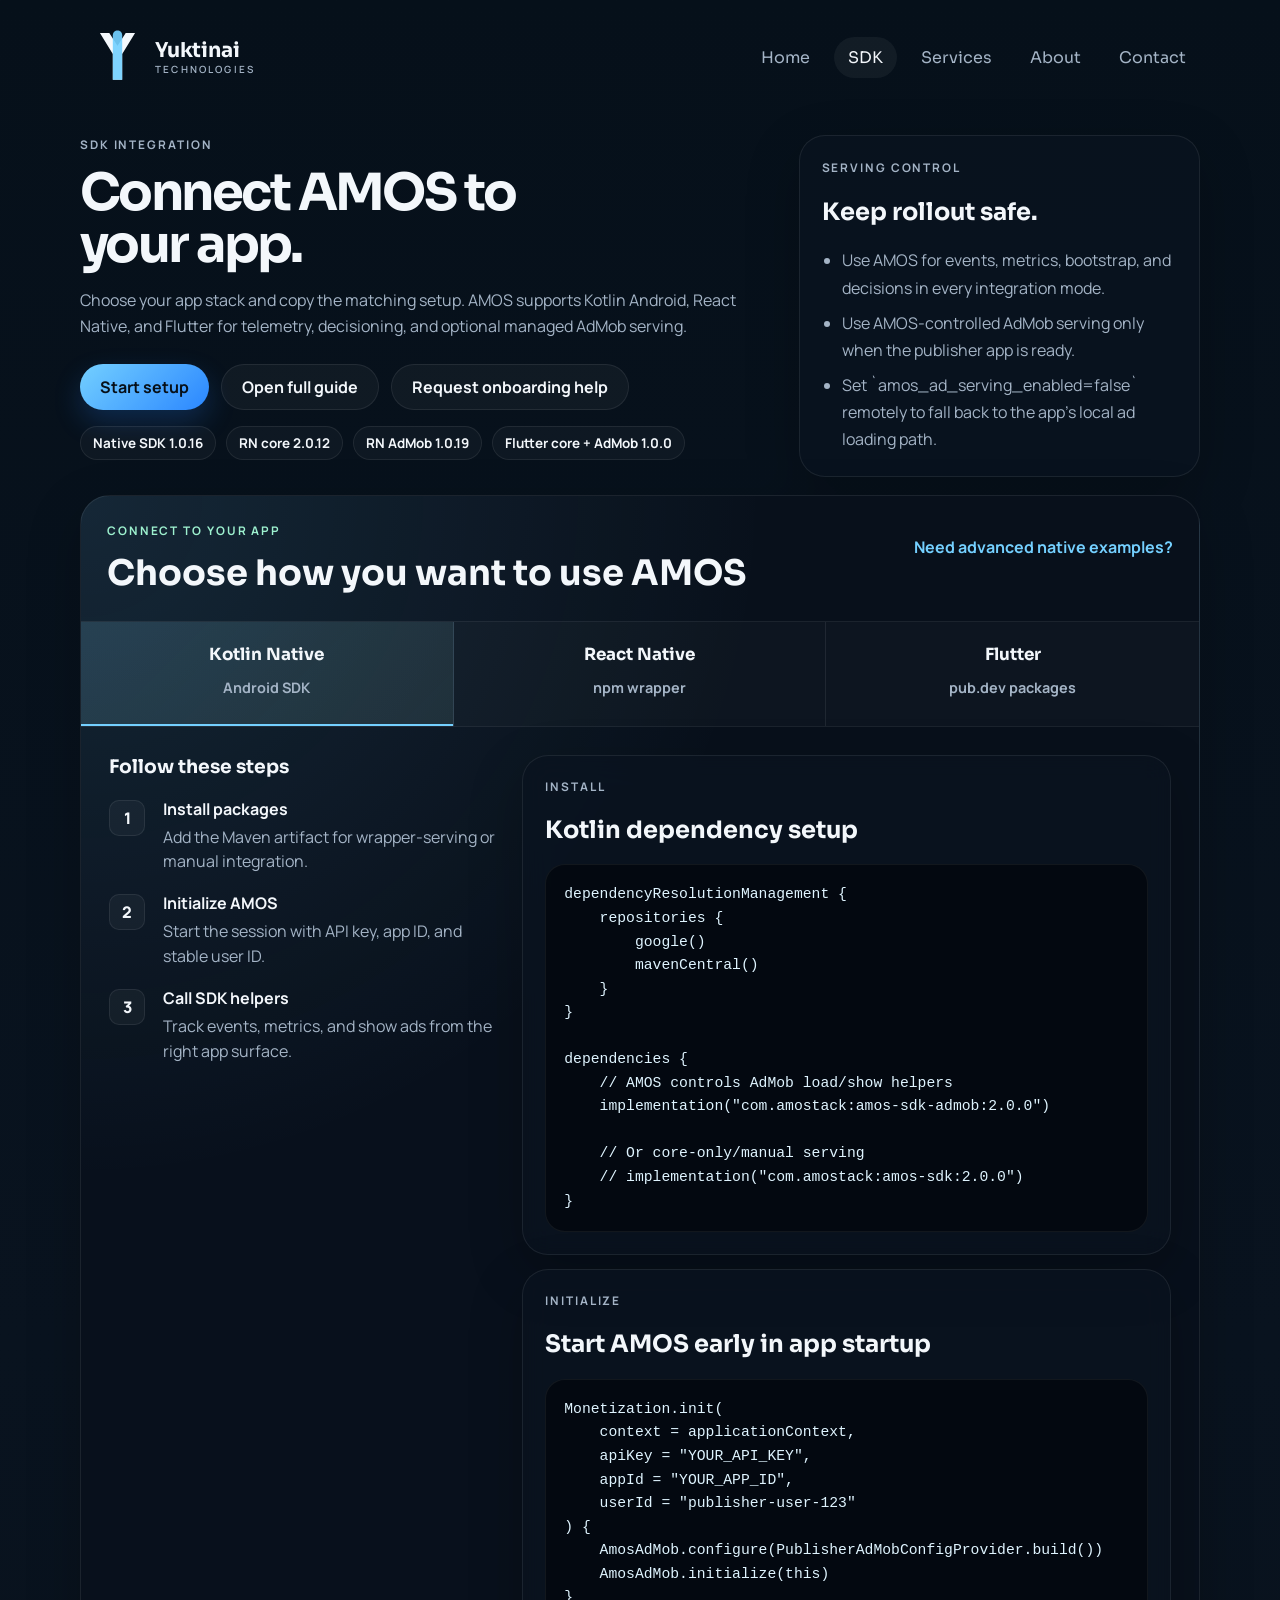
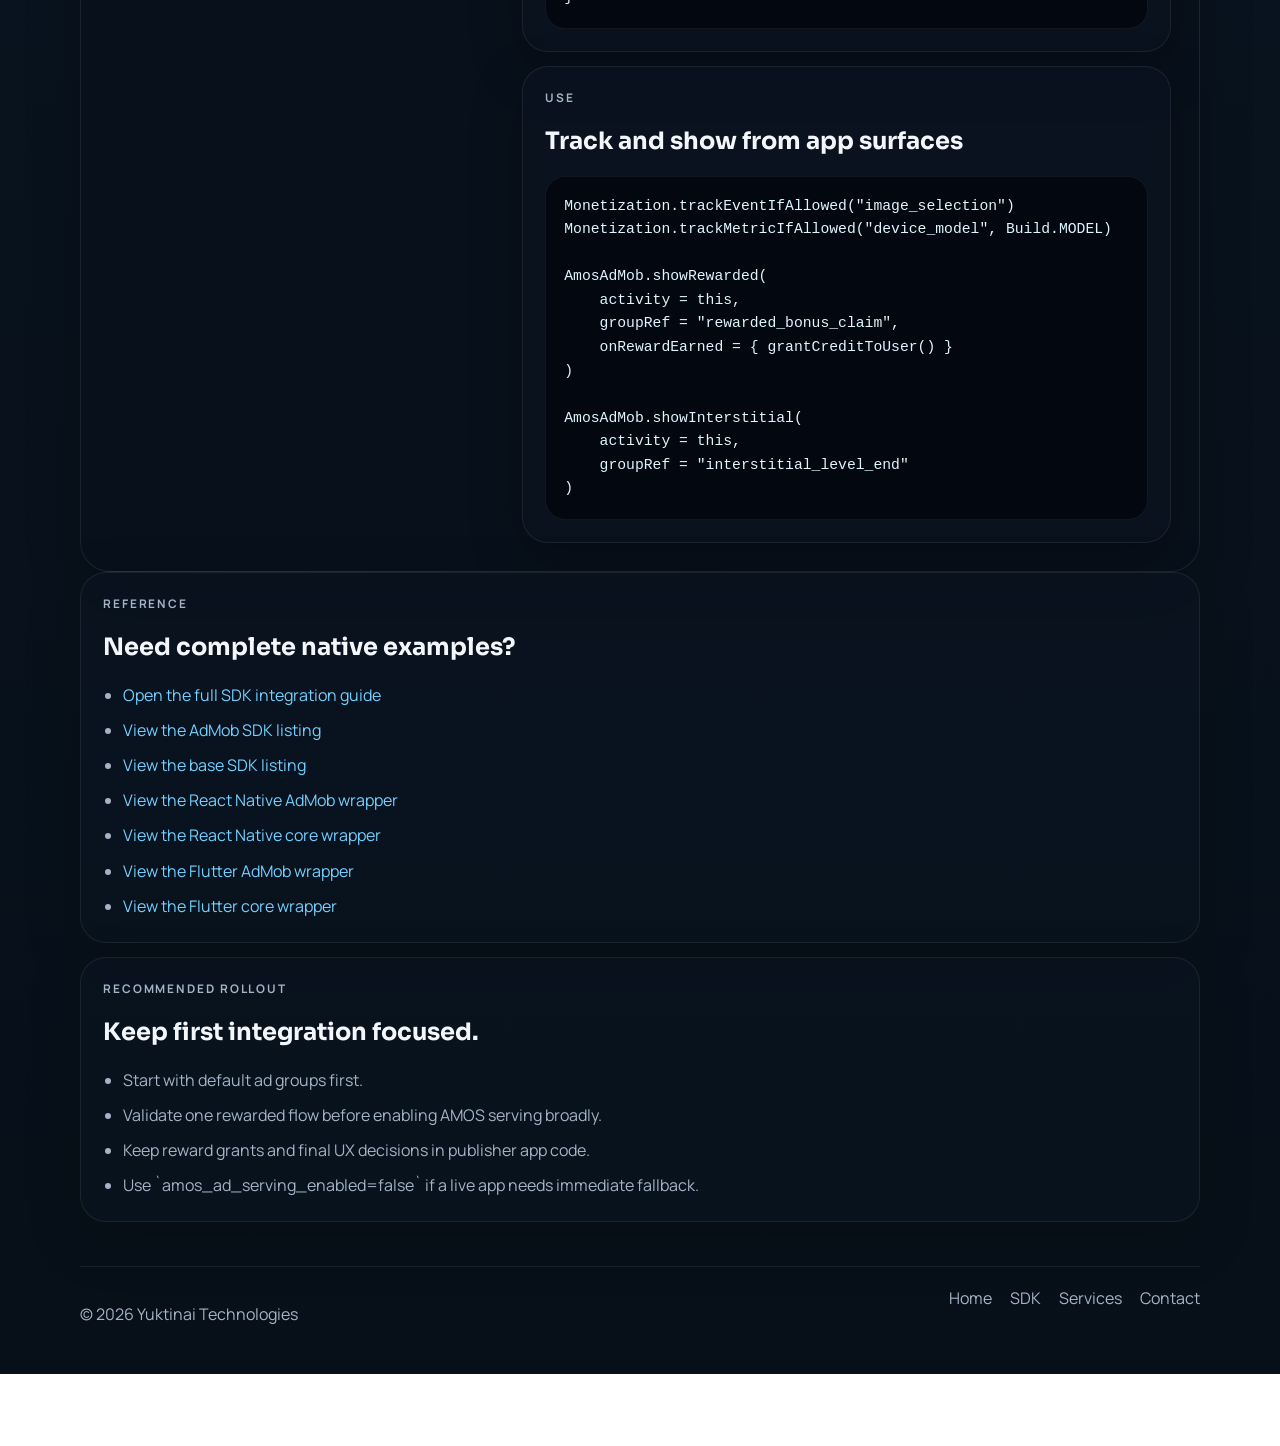
<file: sdk.html>
<!DOCTYPE html>
<html lang="en">
  <head>
    <meta charset="UTF-8" />
    <meta name="viewport" content="width=device-width, initial-scale=1.0" />
    <title>AMOS SDK Integration | Yuktinai Technologies</title>
    <meta
      name="description"
      content="Developer-friendly AMOS SDK integration guide for Kotlin Android, React Native, and Flutter apps."
    />
    <link rel="preconnect" href="https://fonts.googleapis.com" />
    <link rel="preconnect" href="https://fonts.gstatic.com" crossorigin />
    <link
      href="https://fonts.googleapis.com/css2?family=Manrope:wght@400;500;600;700;800&family=Sora:wght@500;600;700&display=swap"
      rel="stylesheet"
    />
    <link rel="icon" type="image/svg+xml" href="assets/images/logo-mark.svg" />
    <link rel="stylesheet" href="assets/css/styles.css" />
  </head>
  <body>
    <div class="page-noise"></div>
    <div class="site-shell">
      <header class="site-header">
        <a class="brand" href="index.html" aria-label="Yuktinai Technologies home">
          <img src="assets/images/logo-mark.svg" alt="" width="46" height="46" />
          <span>
            <strong>Yuktinai</strong>
            <small>Technologies</small>
          </span>
        </a>
        <button class="nav-toggle" type="button" aria-expanded="false" aria-controls="site-nav">
          Menu
        </button>
        <nav id="site-nav" class="site-nav">
          <a href="index.html">Home</a>
          <a class="active" href="sdk.html">SDK</a>
          <a href="services.html">Services</a>
          <a href="about.html">About</a>
          <a href="contact.html">Contact</a>
        </nav>
      </header>

      <main class="page-main">
        <section class="page-hero sdk-hero">
          <div>
            <p class="eyebrow">SDK Integration</p>
            <h1>Connect AMOS to your app.</h1>
            <p>
              Choose your app stack and copy the matching setup. AMOS supports Kotlin Android, React Native, and Flutter for telemetry, decisioning, and optional managed AdMob serving.
            </p>
            <div class="hero-actions">
              <a class="button button-primary" href="#connect">Start setup</a>
              <a class="button button-secondary" href="sdk-integration-guide.html">Open full guide</a>
              <a class="button button-secondary" href="contact.html">Request onboarding help</a>
            </div>
            <div class="sdk-inline-links">
              <span class="sdk-badge">Native SDK 1.0.16</span>
              <span class="sdk-badge">RN core 2.0.12</span>
              <span class="sdk-badge">RN AdMob 1.0.19</span>
              <span class="sdk-badge">Flutter core + AdMob 1.0.0</span>
            </div>
          </div>

          <aside class="sdk-summary">
            <p class="service-index">Serving control</p>
            <h2>Keep rollout safe.</h2>
            <ul>
              <li>Use AMOS for events, metrics, bootstrap, and decisions in every integration mode.</li>
              <li>Use AMOS-controlled AdMob serving only when the publisher app is ready.</li>
              <li>Set `amos_ad_serving_enabled=false` remotely to fall back to the app's local ad loading path.</li>
            </ul>
          </aside>
        </section>

        <section id="connect" class="sdk-connect-panel" data-sdk-tabs>
          <div class="sdk-connect-header">
            <div>
              <p class="eyebrow">Connect to your app</p>
              <h2>Choose how you want to use AMOS</h2>
            </div>
            <a class="text-link" href="sdk-integration-guide.html">Need advanced native examples?</a>
          </div>

          <div class="sdk-mode-tabs" role="tablist" aria-label="AMOS integration type">
            <button class="sdk-mode-tab is-active" type="button" role="tab" aria-selected="true" data-sdk-tab="kotlin">
              <span>Kotlin Native</span>
              <small>Android SDK</small>
            </button>
            <button class="sdk-mode-tab" type="button" role="tab" aria-selected="false" data-sdk-tab="react-native">
              <span>React Native</span>
              <small>npm wrapper</small>
            </button>
            <button class="sdk-mode-tab" type="button" role="tab" aria-selected="false" data-sdk-tab="flutter">
              <span>Flutter</span>
              <small>pub.dev packages</small>
            </button>
          </div>

          <section class="sdk-tab-panel is-active" data-sdk-panel="kotlin">
            <div class="sdk-step-layout">
              <aside class="sdk-step-list">
                <h3>Follow these steps</h3>
                <ol>
                  <li>
                    <strong>Install packages</strong>
                    <span>Add the Maven artifact for wrapper-serving or manual integration.</span>
                  </li>
                  <li>
                    <strong>Initialize AMOS</strong>
                    <span>Start the session with API key, app ID, and stable user ID.</span>
                  </li>
                  <li>
                    <strong>Call SDK helpers</strong>
                    <span>Track events, metrics, and show ads from the right app surface.</span>
                  </li>
                </ol>
              </aside>

              <div class="sdk-code-stack">
                <article class="sdk-code">
                  <p class="service-index">Install</p>
                  <h2>Kotlin dependency setup</h2>
                  <pre><code>dependencyResolutionManagement {
    repositories {
        google()
        mavenCentral()
    }
}

dependencies {
    // AMOS controls AdMob load/show helpers
    implementation("com.amostack:amos-sdk-admob:2.0.0")

    // Or core-only/manual serving
    // implementation("com.amostack:amos-sdk:2.0.0")
}</code></pre>
                </article>

                <article class="sdk-code">
                  <p class="service-index">Initialize</p>
                  <h2>Start AMOS early in app startup</h2>
                  <pre><code>Monetization.init(
    context = applicationContext,
    apiKey = "YOUR_API_KEY",
    appId = "YOUR_APP_ID",
    userId = "publisher-user-123"
) {
    AmosAdMob.configure(PublisherAdMobConfigProvider.build())
    AmosAdMob.initialize(this)
}</code></pre>
                </article>

                <article class="sdk-code">
                  <p class="service-index">Use</p>
                  <h2>Track and show from app surfaces</h2>
                  <pre><code>Monetization.trackEventIfAllowed("image_selection")
Monetization.trackMetricIfAllowed("device_model", Build.MODEL)

AmosAdMob.showRewarded(
    activity = this,
    groupRef = "rewarded_bonus_claim",
    onRewardEarned = { grantCreditToUser() }
)

AmosAdMob.showInterstitial(
    activity = this,
    groupRef = "interstitial_level_end"
)</code></pre>
                </article>
              </div>
            </div>
          </section>

          <section class="sdk-tab-panel" data-sdk-panel="react-native">
            <div class="sdk-step-layout">
              <aside class="sdk-step-list">
                <h3>Follow these steps</h3>
                <ol>
                  <li>
                    <strong>Install npm package</strong>
                    <span>Choose core AMOS or the AdMob wrapper package.</span>
                  </li>
                  <li>
                    <strong>Add provider</strong>
                    <span>Wrap the app root and provide bootstrap metrics.</span>
                  </li>
                  <li>
                    <strong>Use hooks and helpers</strong>
                    <span>Call tracking and ad methods directly from app screens.</span>
                  </li>
                </ol>
              </aside>

              <div class="sdk-code-stack">
                <article class="sdk-code">
                  <p class="service-index">Install</p>
                  <h2>React Native package setup</h2>
                  <pre><code># Core AMOS only
npm install @amos-sdk/react-native@2.0.12

# AMOS + AdMob wrapper hooks/components
npm install @amos-sdk/react-native-admob@1.0.19</code></pre>
                </article>

                <article class="sdk-code">
                  <p class="service-index">Provider</p>
                  <h2>Initialize once near app root</h2>
                  <pre><code>import { AmosProvider } from '@amos-sdk/react-native-admob';

const amosConfig = {
  apiKey: 'YOUR_API_KEY',
  appId: 'YOUR_APP_ID',
  userId: 'publisher-user-123',
  bootstrap: {
    firstOpenEvent: 'first_open',
    metrics: ['platform', 'country', 'install_source', 'device_model'],
    installSourceFallback: 'other',
  },
  admob: {
    rewardedGroups: {
      default: { unitIds: ['ca-app-pub-xxx/222'], preloadOnInit: true },
    },
    bannerGroups: {
      default: { unitIds: ['ca-app-pub-xxx/333'] },
    },
  },
};

export default function App() {
  return (
    &lt;AmosProvider config={amosConfig}&gt;
      &lt;RootNavigator /&gt;
    &lt;/AmosProvider&gt;
  );
}</code></pre>
                </article>

                <article class="sdk-code">
                  <p class="service-index">Use</p>
                  <h2>Track events and call ad helpers</h2>
                  <pre><code>import { AmosBannerAd, useAmos } from '@amos-sdk/react-native-admob';

function RewardEntry() {
  const amos = useAmos();

  async function onRewardTap() {
    const rewarded = await amos.showRewarded('default');
    if (rewarded) {
      await amos.trackEvent('rewarded_ad_complete');
      grantCreditToUser();
    }
  }

  return &lt;AmosBannerAd groupRef="default" /&gt;;
}</code></pre>
                </article>
              </div>
            </div>
          </section>

          <section class="sdk-tab-panel" data-sdk-panel="flutter">
            <div class="sdk-step-layout">
              <aside class="sdk-step-list">
                <h3>Follow these steps</h3>
                <ol>
                  <li><strong>Install pub.dev packages</strong><span>Use core alone or add the Android AdMob adapter.</span></li>
                  <li><strong>Initialize AMOS</strong><span>Provide the app ID and a stable, non-email user reference.</span></li>
                  <li><strong>Render from policy</strong><span>Track signals and load ads only when the decision allows them.</span></li>
                </ol>
              </aside>
              <div class="sdk-code-stack">
                <article class="sdk-code">
                  <p class="service-index">Install</p>
                  <h2>Flutter package setup</h2>
                  <pre><code># Core only
flutter pub add amos_flutter

# Add for AMOS-managed AdMob on Android
flutter pub add amos_flutter_admob</code></pre>
                </article>
                <article class="sdk-code">
                  <p class="service-index">Initialize</p>
                  <h2>Start core, then AdMob</h2>
                  <pre><code>final state = await AmosClient.instance.initialize(
  const AmosConfiguration(
    apiKey: String.fromEnvironment('AMOS_API_KEY'),
    appId: 'YOUR_APP_ID',
    externalUserId: 'stable-user-reference',
  ),
);

await AmosAdMob.instance.initialize();</code></pre>
                </article>
                <article class="sdk-code">
                  <p class="service-index">Use</p>
                  <h2>Track and show from Flutter</h2>
                  <pre><code>await AmosClient.instance.trackEvent('purchase_completed');

if (state.decision.ads.bannerEnabled) {
  // Add const AmosBannerAd() to the widget tree.
}

final load = await AmosAdMob.instance.preloadRewarded();
if (load.loaded) {
  final result = await AmosAdMob.instance.showRewarded();
  if (result.rewardEarned) grantReward();
}</code></pre>
                </article>
              </div>
            </div>
          </section>

        </section>

        <section class="sdk-links">
          <article class="sdk-link-card">
            <p class="service-index">Reference</p>
            <h2>Need complete native examples?</h2>
            <ul>
              <li><a href="sdk-integration-guide.html">Open the full SDK integration guide</a></li>
              <li><a href="https://central.sonatype.com/artifact/com.amostack/amos-sdk-admob/1.0.16">View the AdMob SDK listing</a></li>
              <li><a href="https://central.sonatype.com/artifact/com.amostack/amos-sdk/1.0.16">View the base SDK listing</a></li>
              <li><a href="https://www.npmjs.com/package/@amos-sdk/react-native-admob">View the React Native AdMob wrapper</a></li>
              <li><a href="https://www.npmjs.com/package/@amos-sdk/react-native">View the React Native core wrapper</a></li>
              <li><a href="https://pub.dev/packages/amos_flutter_admob">View the Flutter AdMob wrapper</a></li>
              <li><a href="https://pub.dev/packages/amos_flutter">View the Flutter core wrapper</a></li>
            </ul>
          </article>

          <article class="sdk-link-card">
            <p class="service-index">Recommended rollout</p>
            <h2>Keep first integration focused.</h2>
            <ul>
              <li>Start with default ad groups first.</li>
              <li>Validate one rewarded flow before enabling AMOS serving broadly.</li>
              <li>Keep reward grants and final UX decisions in publisher app code.</li>
              <li>Use `amos_ad_serving_enabled=false` if a live app needs immediate fallback.</li>
            </ul>
          </article>
        </section>
      </main>

      <footer class="site-footer">
        <p>&copy; <span id="year"></span> Yuktinai Technologies</p>
        <div>
          <a href="index.html">Home</a>
          <a href="sdk.html">SDK</a>
          <a href="services.html">Services</a>
          <a href="contact.html">Contact</a>
        </div>
      </footer>
    </div>

    <script src="assets/js/main.js"></script>
  </body>
</html>
</file>
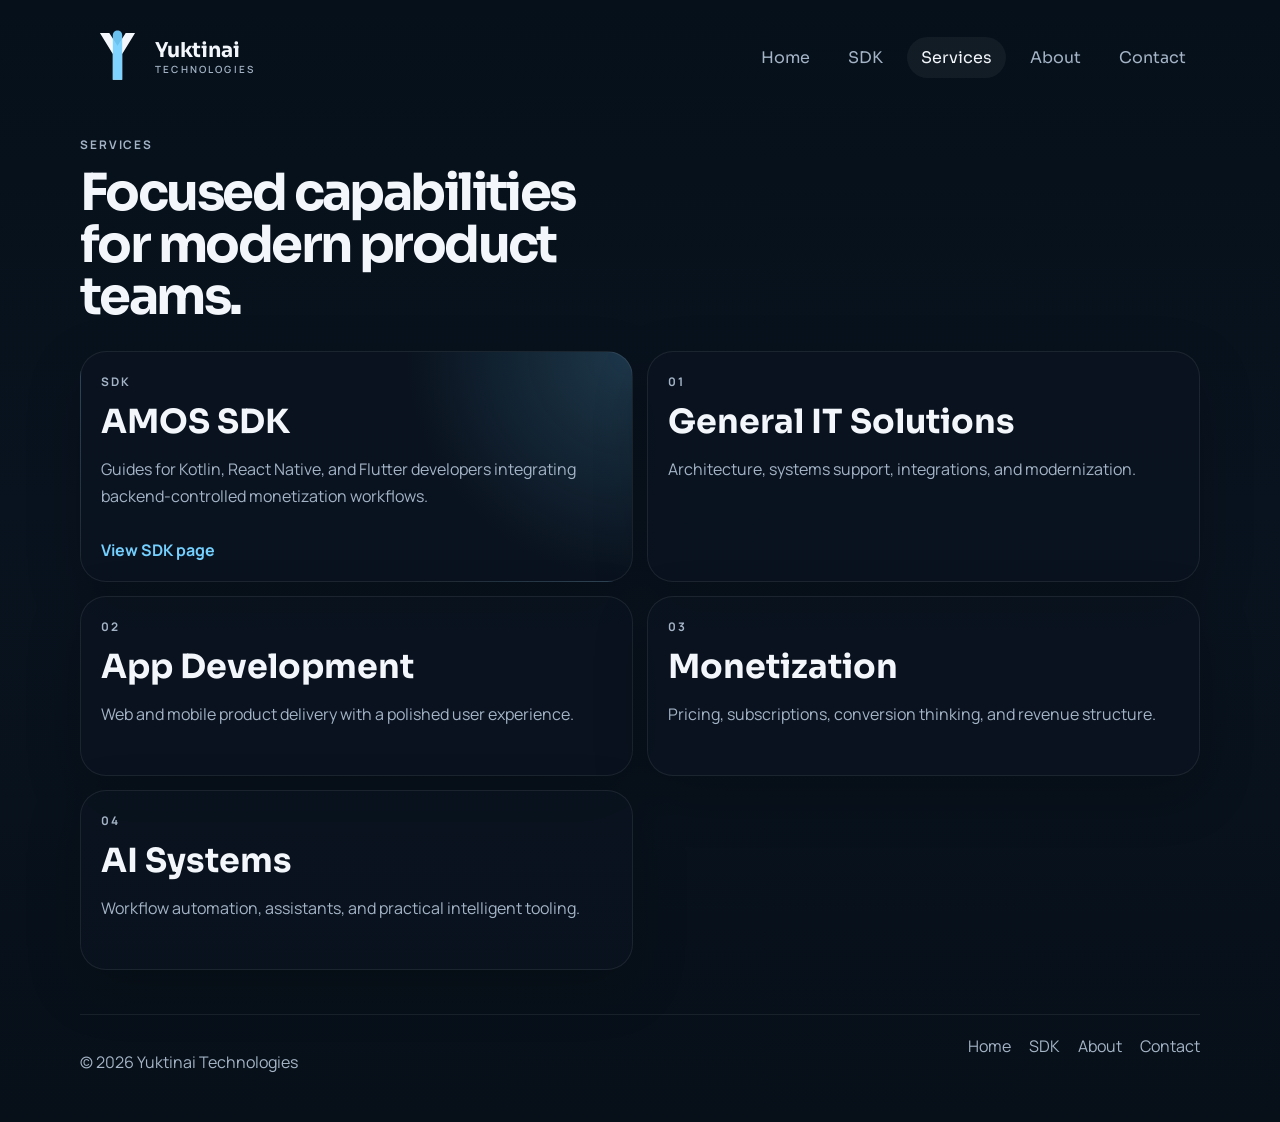
<file: services.html>
<!DOCTYPE html>
<html lang="en">
  <head>
    <meta charset="UTF-8" />
    <meta name="viewport" content="width=device-width, initial-scale=1.0" />
    <title>Services | Yuktinai Technologies</title>
    <meta
      name="description"
      content="Services by Yuktinai Technologies across IT solutions, app development, monetization, and AI."
    />
    <link rel="preconnect" href="https://fonts.googleapis.com" />
    <link rel="preconnect" href="https://fonts.gstatic.com" crossorigin />
    <link
      href="https://fonts.googleapis.com/css2?family=Manrope:wght@400;500;600;700;800&family=Sora:wght@500;600;700&display=swap"
      rel="stylesheet"
    />
    <link rel="icon" type="image/svg+xml" href="assets/images/logo-mark.svg" />
    <link rel="stylesheet" href="assets/css/styles.css" />
  </head>
  <body>
    <div class="page-noise"></div>
    <div class="site-shell">
      <header class="site-header">
        <a class="brand" href="index.html" aria-label="Yuktinai Technologies home">
          <img src="assets/images/logo-mark.svg" alt="" width="46" height="46" />
          <span>
            <strong>Yuktinai</strong>
            <small>Technologies</small>
          </span>
        </a>
        <button class="nav-toggle" type="button" aria-expanded="false" aria-controls="site-nav">
          Menu
        </button>
        <nav id="site-nav" class="site-nav">
          <a href="index.html">Home</a>
          <a href="sdk.html">SDK</a>
          <a class="active" href="services.html">Services</a>
          <a href="about.html">About</a>
          <a href="contact.html">Contact</a>
        </nav>
      </header>

      <main class="page-main">
        <section class="page-hero narrow">
          <p class="eyebrow">Services</p>
          <h1>Focused capabilities for modern product teams.</h1>
        </section>

        <section class="service-stack-grid">
          <article class="service-card service-card-highlight">
            <p class="service-index">SDK</p>
            <h2>AMOS SDK</h2>
            <p>Guides for Kotlin, React Native, and Flutter developers integrating backend-controlled monetization workflows.</p>
            <a class="text-link" href="sdk.html">View SDK page</a>
          </article>
          <article class="service-card">
            <p class="service-index">01</p>
            <h2>General IT Solutions</h2>
            <p>Architecture, systems support, integrations, and modernization.</p>
          </article>
          <article class="service-card">
            <p class="service-index">02</p>
            <h2>App Development</h2>
            <p>Web and mobile product delivery with a polished user experience.</p>
          </article>
          <article class="service-card">
            <p class="service-index">03</p>
            <h2>Monetization</h2>
            <p>Pricing, subscriptions, conversion thinking, and revenue structure.</p>
          </article>
          <article class="service-card">
            <p class="service-index">04</p>
            <h2>AI Systems</h2>
            <p>Workflow automation, assistants, and practical intelligent tooling.</p>
          </article>
        </section>
      </main>

      <footer class="site-footer">
        <p>&copy; <span id="year"></span> Yuktinai Technologies</p>
        <div>
          <a href="index.html">Home</a>
          <a href="sdk.html">SDK</a>
          <a href="about.html">About</a>
          <a href="contact.html">Contact</a>
        </div>
      </footer>
    </div>

    <script src="assets/js/main.js"></script>
  </body>
</html>
</file>
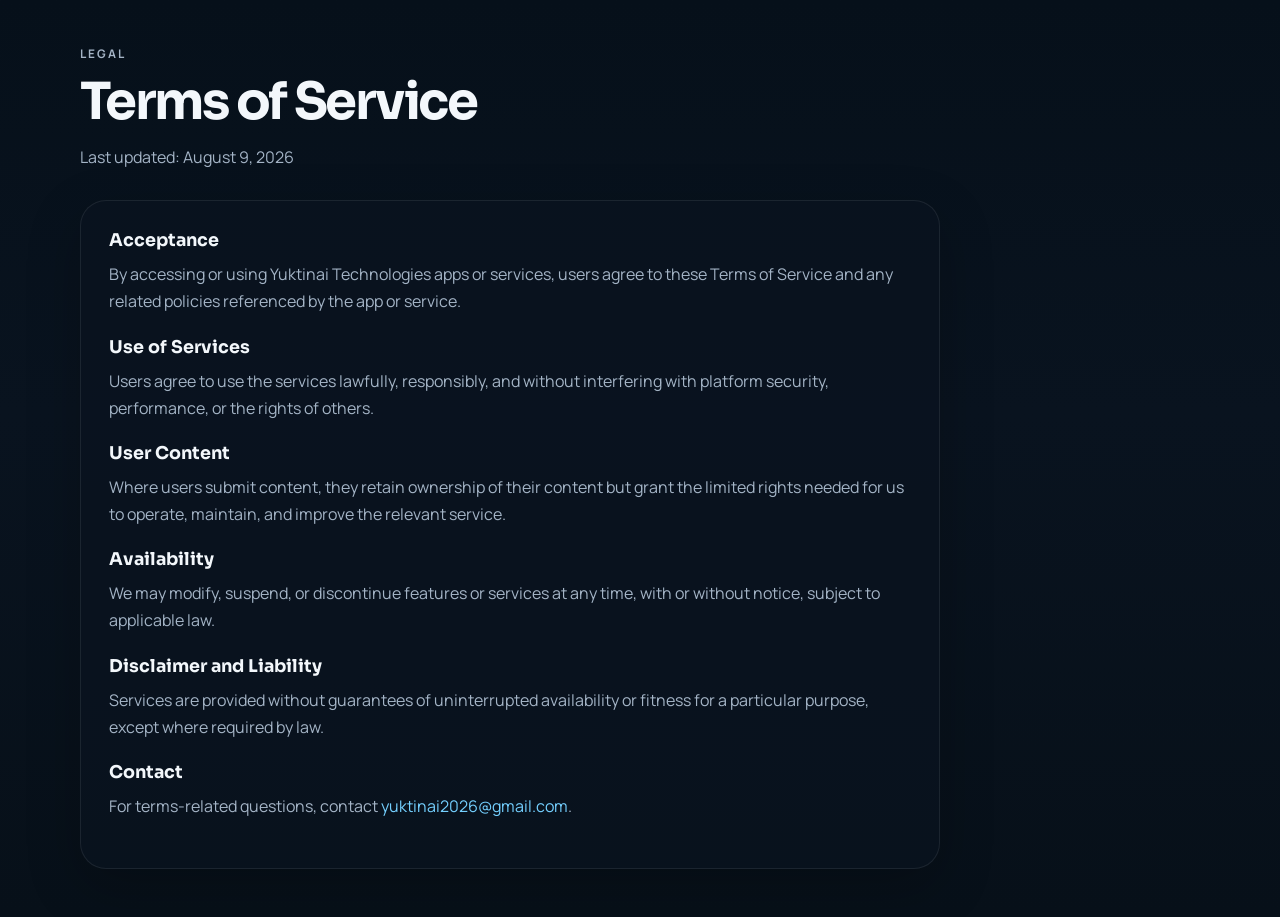
<file: terms-of-service.html>
<!DOCTYPE html>
<html lang="en">
  <head>
    <meta charset="UTF-8" />
    <meta name="viewport" content="width=device-width, initial-scale=1.0" />
    <title>Terms of Service | Yuktinai Technologies</title>
    <meta
      name="description"
      content="Terms of Service for Yuktinai Technologies apps and services."
    />
    <link rel="preconnect" href="https://fonts.googleapis.com" />
    <link rel="preconnect" href="https://fonts.gstatic.com" crossorigin />
    <link
      href="https://fonts.googleapis.com/css2?family=Manrope:wght@400;500;600;700;800&family=Sora:wght@500;600;700&display=swap"
      rel="stylesheet"
    />
    <link rel="icon" type="image/svg+xml" href="assets/images/logo-mark.svg" />
    <link rel="stylesheet" href="assets/css/styles.css" />
  </head>
  <body>
    <div class="page-noise"></div>
    <div class="site-shell">
      <main class="page-main legal-main">
        <section class="page-hero narrow legal-hero">
          <p class="eyebrow">Legal</p>
          <h1>Terms of Service</h1>
          <p>Last updated: August 9, 2026</p>
        </section>

        <section class="legal-card">
          <h2>Acceptance</h2>
          <p>
            By accessing or using Yuktinai Technologies apps or services, users agree to these Terms of
            Service and any related policies referenced by the app or service.
          </p>

          <h2>Use of Services</h2>
          <p>
            Users agree to use the services lawfully, responsibly, and without interfering with platform
            security, performance, or the rights of others.
          </p>

          <h2>User Content</h2>
          <p>
            Where users submit content, they retain ownership of their content but grant the limited rights
            needed for us to operate, maintain, and improve the relevant service.
          </p>

          <h2>Availability</h2>
          <p>
            We may modify, suspend, or discontinue features or services at any time, with or without notice,
            subject to applicable law.
          </p>

          <h2>Disclaimer and Liability</h2>
          <p>
            Services are provided without guarantees of uninterrupted availability or fitness for a particular
            purpose, except where required by law.
          </p>

          <h2>Contact</h2>
          <p>
            For terms-related questions, contact <a href="mailto:yuktinai2026@gmail.com">yuktinai2026@gmail.com</a>.
          </p>
        </section>
      </main>
    </div>
  </body>
</html>
</file>
<file: assets/css/styles.css>
:root {
  --bg: #071019;
  --panel: rgba(10, 19, 31, 0.74);
  --panel-strong: rgba(9, 17, 28, 0.9);
  --line: rgba(255, 255, 255, 0.08);
  --text: #f3f7fb;
  --muted: #a4b4c6;
  --brand: #74d0ff;
  --brand-strong: #2a86ff;
  --accent: #9df1cf;
  --shadow: 0 18px 54px rgba(0, 0, 0, 0.22);
  --radius: 26px;
  --container: 1120px;
}

* {
  box-sizing: border-box;
}

html {
  scroll-behavior: smooth;
}

body {
  margin: 0;
  font-family: "Manrope", sans-serif;
  color: var(--text);
  background: linear-gradient(180deg, #06101a 0%, #09131f 45%, #071019 100%);
  min-height: 100vh;
}

.page-noise {
  position: fixed;
  inset: 0;
  pointer-events: none;
  background-image:
    linear-gradient(rgba(255, 255, 255, 0.016) 1px, transparent 1px),
    linear-gradient(90deg, rgba(255, 255, 255, 0.016) 1px, transparent 1px);
  background-size: 56px 56px;
  mask-image: linear-gradient(180deg, rgba(0, 0, 0, 0.3), transparent 90%);
}

a {
  color: inherit;
  text-decoration: none;
}

img {
  display: block;
  max-width: 100%;
}

.site-shell {
  width: min(calc(100% - 40px), var(--container));
  margin: 0 auto;
  position: relative;
  z-index: 1;
}

.site-header,
.hero,
.section,
.page-main,
.site-footer {
  animation: fade-up 0.55s ease both;
}

.site-header {
  display: flex;
  align-items: center;
  justify-content: space-between;
  gap: 20px;
  padding: 20px 0;
}

.brand {
  display: inline-flex;
  align-items: center;
  gap: 0px;
}

.brand img {
  width: 75px;
  height: 75px;
  flex: 0 0 75px;
}

.brand span {
  display: grid;
  gap: 4px;
}

.brand strong,
.site-nav a,
h1,
h2,
h3 {
  font-family: "Sora", sans-serif;
}

.brand strong {
  font-size: 1.28rem;
  line-height: 1;
  font-weight: 700;
  letter-spacing: -0.01em;
}

.brand small {
  color: var(--muted);
  text-transform: uppercase;
  letter-spacing: 0.22em;
  font-size: 0.62rem;
  line-height: 1;
  font-weight: 600;
}

.site-nav {
  display: flex;
  align-items: center;
  gap: 10px;
}

.site-nav a {
  color: var(--muted);
  padding: 10px 14px;
  border-radius: 999px;
  transition: background 0.2s ease, color 0.2s ease;
}

.site-nav a:hover,
.site-nav a.active {
  color: var(--text);
  background: rgba(255, 255, 255, 0.05);
}

.nav-toggle {
  display: none;
  border: 1px solid var(--line);
  background: transparent;
  color: var(--text);
  padding: 10px 14px;
  border-radius: 999px;
  font: inherit;
}

.hero {
  position: relative;
  display: grid;
  grid-template-columns: minmax(0, 1fr) 320px;
  gap: 28px;
  align-items: end;
  min-height: 68vh;
  padding: 28px 0 28px;
  overflow: hidden;
}

.hero::before {
  content: "";
  position: absolute;
  inset: 0;
  background:
    linear-gradient(90deg, rgba(5, 11, 18, 0.94) 0%, rgba(5, 11, 18, 0.8) 38%, rgba(5, 11, 18, 0.48) 68%, rgba(5, 11, 18, 0.72) 100%),
    url("../images/hero-bg.png") center right / cover no-repeat;
  border: 1px solid rgba(255, 255, 255, 0.05);
  border-radius: 30px;
}

.hero > * {
  position: relative;
  z-index: 1;
}

.hero-single {
  grid-template-columns: 1fr;
}

.hero-minimal {
  min-height: 68vh;
}

.hero-copy {
  padding: 44px 0 44px 42px;
  max-width: 760px;
}

.eyebrow,
.mini-label,
.service-index {
  margin: 0 0 12px;
  color: var(--accent);
  text-transform: uppercase;
  letter-spacing: 0.16em;
  font-size: 0.74rem;
  font-weight: 700;
}

.hero-copy h1,
.page-hero h1 {
  margin: 0;
  max-width: 10ch;
  font-size: clamp(2.55rem, 5vw, 4.5rem);
  line-height: 1.02;
  letter-spacing: -0.05em;
}

.hero-text,
.page-hero p,
.tile p,
.service-card p,
.feature-panel p,
.contact-card p,
.site-footer {
  color: var(--muted);
  line-height: 1.65;
}

.section-copy {
  max-width: 44rem;
}

.hero-text {
  max-width: 29rem;
  margin: 16px 0 0;
  font-size: 1rem;
}

.hero-actions {
  display: flex;
  flex-wrap: wrap;
  gap: 12px;
  margin-top: 24px;
}

.button {
  display: inline-flex;
  align-items: center;
  justify-content: center;
  min-height: 46px;
  padding: 0 20px;
  border-radius: 999px;
  font-weight: 700;
  transition: transform 0.2s ease, box-shadow 0.2s ease, background 0.2s ease;
}

.button:hover {
  transform: translateY(-1px);
}

.button-primary {
  background: linear-gradient(135deg, var(--brand), var(--brand-strong));
  color: #071019;
  box-shadow: 0 12px 28px rgba(42, 134, 255, 0.22);
}

.button-secondary {
  border: 1px solid var(--line);
  background: rgba(255, 255, 255, 0.04);
}

.statement-card,
.tile,
.service-card,
.feature-panel,
.contact-card {
  border: 1px solid var(--line);
  background: var(--panel);
  box-shadow: var(--shadow);
  backdrop-filter: blur(14px);
  border-radius: var(--radius);
}

.section,
.page-main {
  padding-bottom: 44px;
}

.compact-section {
  padding-top: 6px;
}

.section-intro {
  margin-bottom: 18px;
}

.section-intro h2,
.statement-card h2,
.service-card h2,
.feature-panel h2,
.contact-card h2 {
  margin: 0;
  font-size: clamp(1.45rem, 2.6vw, 2.15rem);
  line-height: 1.1;
}

.service-tiles,
.service-stack-grid,
.split-feature,
.contact-simple {
  display: grid;
  gap: 14px;
}

.service-tiles {
  grid-template-columns: repeat(3, minmax(0, 1fr));
}

.tile,
.service-card,
.feature-panel,
.contact-card {
  padding: 20px;
}

.tile h3 {
  margin: 0 0 8px;
  font-size: 1.08rem;
}

.statement-band {
  padding-top: 2px;
}

.statement-card {
  padding: 24px 28px;
}

.page-hero {
  padding: 20px 0 18px;
}

.page-hero.narrow {
  max-width: 700px;
}

.page-hero h1 {
  max-width: 13ch;
  margin-bottom: 10px;
  font-size: clamp(2rem, 4vw, 3.4rem);
}

.service-stack-grid {
  grid-template-columns: repeat(2, minmax(0, 1fr));
}

.service-card {
  min-height: 180px;
}

.service-card-highlight {
  background:
    radial-gradient(circle at top right, rgba(116, 208, 255, 0.2), transparent 38%),
    var(--panel);
}

.text-link {
  display: inline-flex;
  align-items: center;
  gap: 8px;
  margin-top: 14px;
  color: var(--brand);
  font-weight: 700;
}

.sdk-hero {
  display: grid;
  grid-template-columns: minmax(0, 1.4fr) minmax(260px, 0.8fr);
  gap: 16px;
  align-items: stretch;
}

.sdk-summary,
.sdk-code,
.sdk-checklist,
.sdk-metric-card,
.sdk-link-card {
  border: 1px solid var(--line);
  background: var(--panel);
  box-shadow: var(--shadow);
  backdrop-filter: blur(14px);
  border-radius: var(--radius);
}

.sdk-summary,
.sdk-code,
.sdk-checklist,
.sdk-link-card {
  padding: 22px;
}

.sdk-metrics,
.sdk-grid,
.sdk-links,
.sdk-choice-grid {
  display: grid;
  gap: 14px;
}

.sdk-metrics {
  grid-template-columns: repeat(auto-fit, minmax(220px, 1fr));
}

.sdk-choice-grid {
  grid-template-columns: repeat(3, minmax(0, 1fr));
}

.sdk-connect-panel {
  border: 1px solid var(--line);
  background:
    radial-gradient(circle at top left, rgba(116, 208, 255, 0.12), transparent 34%),
    var(--panel-strong);
  box-shadow: var(--shadow);
  backdrop-filter: blur(14px);
  border-radius: 30px;
  overflow: hidden;
}

.sdk-connect-header {
  display: flex;
  justify-content: space-between;
  gap: 18px;
  align-items: flex-start;
  padding: 26px;
  border-bottom: 1px solid var(--line);
}

.sdk-connect-header h2 {
  margin: 0;
  font-size: clamp(1.45rem, 3vw, 2.2rem);
}

.sdk-mode-tabs {
  display: grid;
  grid-template-columns: repeat(auto-fit, minmax(190px, 1fr));
  border-bottom: 1px solid var(--line);
}

.sdk-mode-tab {
  display: grid;
  gap: 6px;
  min-height: 104px;
  padding: 22px;
  border: 0;
  border-right: 1px solid var(--line);
  background: rgba(255, 255, 255, 0.02);
  color: var(--muted);
  cursor: pointer;
  font: inherit;
  text-align: center;
  transition: background 0.2s ease, color 0.2s ease, box-shadow 0.2s ease;
}

.sdk-mode-tab:last-child {
  border-right: 0;
}

.sdk-mode-tab span {
  color: var(--text);
  font-family: "Sora", sans-serif;
  font-size: 1.05rem;
  font-weight: 700;
}

.sdk-mode-tab small {
  color: var(--muted);
  font-size: 0.9rem;
  font-weight: 700;
}

.sdk-mode-tab:hover,
.sdk-mode-tab.is-active {
  background:
    linear-gradient(135deg, rgba(116, 208, 255, 0.12), rgba(157, 241, 207, 0.07)),
    rgba(255, 255, 255, 0.04);
}

.sdk-mode-tab.is-active {
  box-shadow: inset 0 -2px 0 var(--brand);
}

.sdk-tab-panel {
  display: none;
  padding: 28px;
}

.sdk-tab-panel.is-active {
  display: block;
}

.sdk-step-layout {
  display: grid;
  grid-template-columns: minmax(240px, 0.6fr) minmax(0, 1fr);
  gap: 24px;
}

.sdk-step-list {
  color: var(--muted);
}

.sdk-step-list h3 {
  margin: 0 0 20px;
  color: var(--text);
}

.sdk-step-list ol {
  display: grid;
  gap: 18px;
  margin: 0;
  padding: 0;
  list-style: none;
  counter-reset: sdk-step;
}

.sdk-step-list li {
  position: relative;
  padding-left: 54px;
  counter-increment: sdk-step;
}

.sdk-step-list li::before {
  content: counter(sdk-step);
  position: absolute;
  left: 0;
  top: 2px;
  display: grid;
  place-items: center;
  width: 34px;
  height: 34px;
  border: 1px solid var(--line);
  border-radius: 10px;
  color: var(--text);
  background: rgba(255, 255, 255, 0.04);
  font-weight: 800;
}

.sdk-step-list strong {
  display: block;
  color: var(--text);
  margin-bottom: 5px;
}

.sdk-step-list span {
  display: block;
  line-height: 1.55;
}

.sdk-code-stack {
  display: grid;
  gap: 14px;
}

.sdk-metric-card {
  padding: 18px 20px;
}

.sdk-metric-card strong {
  display: block;
  margin-bottom: 6px;
  font-family: "Sora", sans-serif;
  font-size: 1.1rem;
}

.sdk-grid {
  grid-template-columns: repeat(2, minmax(0, 1fr));
}

.sdk-summary ul,
.sdk-checklist ol,
.sdk-link-card ul {
  margin: 0;
  padding-left: 20px;
  color: var(--muted);
  line-height: 1.7;
}

.sdk-summary li + li,
.sdk-checklist li + li,
.sdk-link-card li + li {
  margin-top: 8px;
}

.sdk-code pre {
  margin: 12px 0 0;
  padding: 18px;
  border-radius: 20px;
  overflow-x: auto;
  background: rgba(3, 8, 14, 0.82);
  color: #dff4ff;
  border: 1px solid rgba(255, 255, 255, 0.06);
  font-family: "SFMono-Regular", Consolas, "Liberation Mono", Menlo, monospace;
  font-size: 0.92rem;
  line-height: 1.6;
}

.sdk-code p,
.sdk-summary p,
.sdk-link-card p {
  color: var(--muted);
}

.sdk-inline-links {
  display: flex;
  flex-wrap: wrap;
  gap: 10px;
  margin-top: 16px;
}

.sdk-badge {
  display: inline-flex;
  align-items: center;
  min-height: 34px;
  padding: 0 12px;
  border-radius: 999px;
  border: 1px solid var(--line);
  background: rgba(255, 255, 255, 0.03);
  color: var(--text);
  font-weight: 700;
  font-size: 0.84rem;
}

.sdk-link-card a {
  color: var(--brand);
}

.split-feature,
.contact-simple,
.contact-layout-simple {
  grid-template-columns: repeat(2, minmax(0, 1fr));
}

.contact-layout-simple {
  display: grid;
  gap: 14px;
}

.contact-form-simple {
  display: grid;
  gap: 12px;
}

.contact-form-simple label {
  color: var(--text);
  font-weight: 600;
}

.contact-form-simple textarea {
  width: 100%;
  min-height: 180px;
  padding: 16px;
  border: 1px solid var(--line);
  border-radius: 18px;
  background: rgba(255, 255, 255, 0.04);
  color: var(--text);
  font: inherit;
  resize: vertical;
}

.contact-form-simple textarea::placeholder {
  color: var(--muted);
}

.legal-main {
  padding-top: 24px;
  padding-bottom: 48px;
}

.legal-hero {
  padding-bottom: 14px;
}

.legal-card {
  max-width: 860px;
  border: 1px solid var(--line);
  background: var(--panel);
  box-shadow: var(--shadow);
  backdrop-filter: blur(14px);
  border-radius: var(--radius);
  padding: 28px;
}

.legal-card h2 {
  margin: 0 0 10px;
  font-size: 1.1rem;
}

.legal-card p {
  margin: 0 0 20px;
  color: var(--muted);
  line-height: 1.7;
}

.legal-card a {
  color: var(--brand);
}

.site-footer {
  display: flex;
  justify-content: space-between;
  gap: 20px;
  padding: 18px 0 30px;
  border-top: 1px solid rgba(255, 255, 255, 0.07);
}

.site-footer div {
  display: flex;
  gap: 18px;
  flex-wrap: wrap;
}

@keyframes fade-up {
  from {
    opacity: 0;
    transform: translateY(12px);
  }

  to {
    opacity: 1;
    transform: translateY(0);
  }
}

@media (max-width: 980px) {
  .service-tiles,
  .service-stack-grid,
  .split-feature,
  .contact-simple,
  .contact-layout-simple,
  .sdk-grid,
  .sdk-hero,
  .sdk-metrics,
  .sdk-choice-grid,
  .sdk-mode-tabs,
  .sdk-step-layout {
    grid-template-columns: 1fr;
  }

  .sdk-connect-header {
    flex-direction: column;
  }

  .sdk-mode-tab {
    border-right: 0;
    border-bottom: 1px solid var(--line);
  }

  .sdk-mode-tab:last-child {
    border-bottom: 0;
  }

  .hero {
    min-height: auto;
  }

  .hero::before {
    background:
      linear-gradient(180deg, rgba(5, 11, 18, 0.9) 0%, rgba(5, 11, 18, 0.76) 48%, rgba(5, 11, 18, 0.9) 100%),
      url("../images/hero-bg.png") center / cover no-repeat;
  }

  .hero-copy {
    padding: 34px 26px;
  }

  .site-footer {
    flex-direction: column;
    align-items: flex-start;
  }
}

@media (max-width: 720px) {
  .site-shell {
    width: min(calc(100% - 20px), var(--container));
  }

  .site-header {
    flex-wrap: wrap;
    padding: 16px 0;
  }

  .nav-toggle {
    display: inline-flex;
  }

  .site-nav {
    display: none;
    width: 100%;
    flex-direction: column;
    align-items: stretch;
    padding-top: 8px;
  }

  .site-nav.is-open {
    display: flex;
  }

  .site-nav a {
    background: rgba(255, 255, 255, 0.03);
  }

  .hero-copy h1,
  .page-hero h1 {
    font-size: clamp(2.2rem, 10vw, 3.2rem);
  }

  .hero-text {
    max-width: 100%;
  }

  .brand img {
    width: 40px;
    height: 40px;
    flex-basis: 40px;
  }

  .brand strong {
    font-size: 1.1rem;
  }

  .brand small {
    font-size: 0.56rem;
  }
}
</file>
